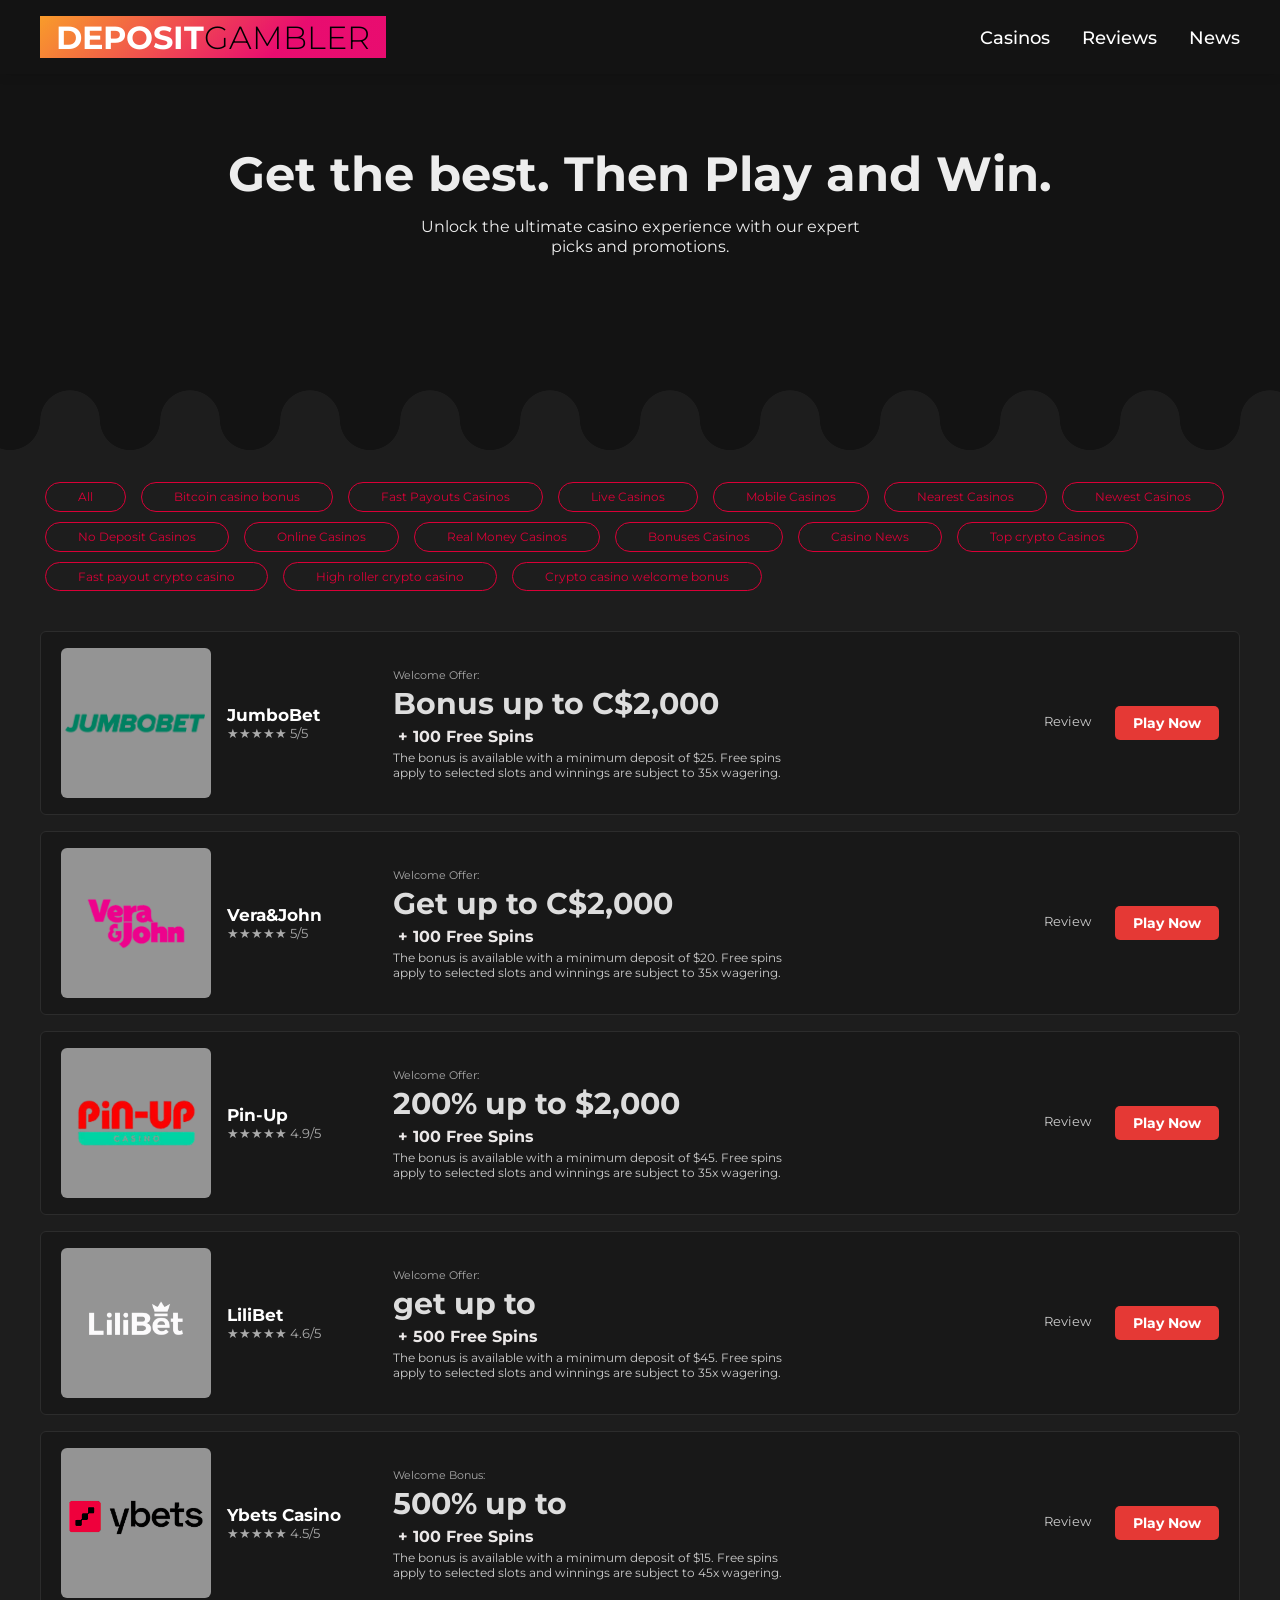
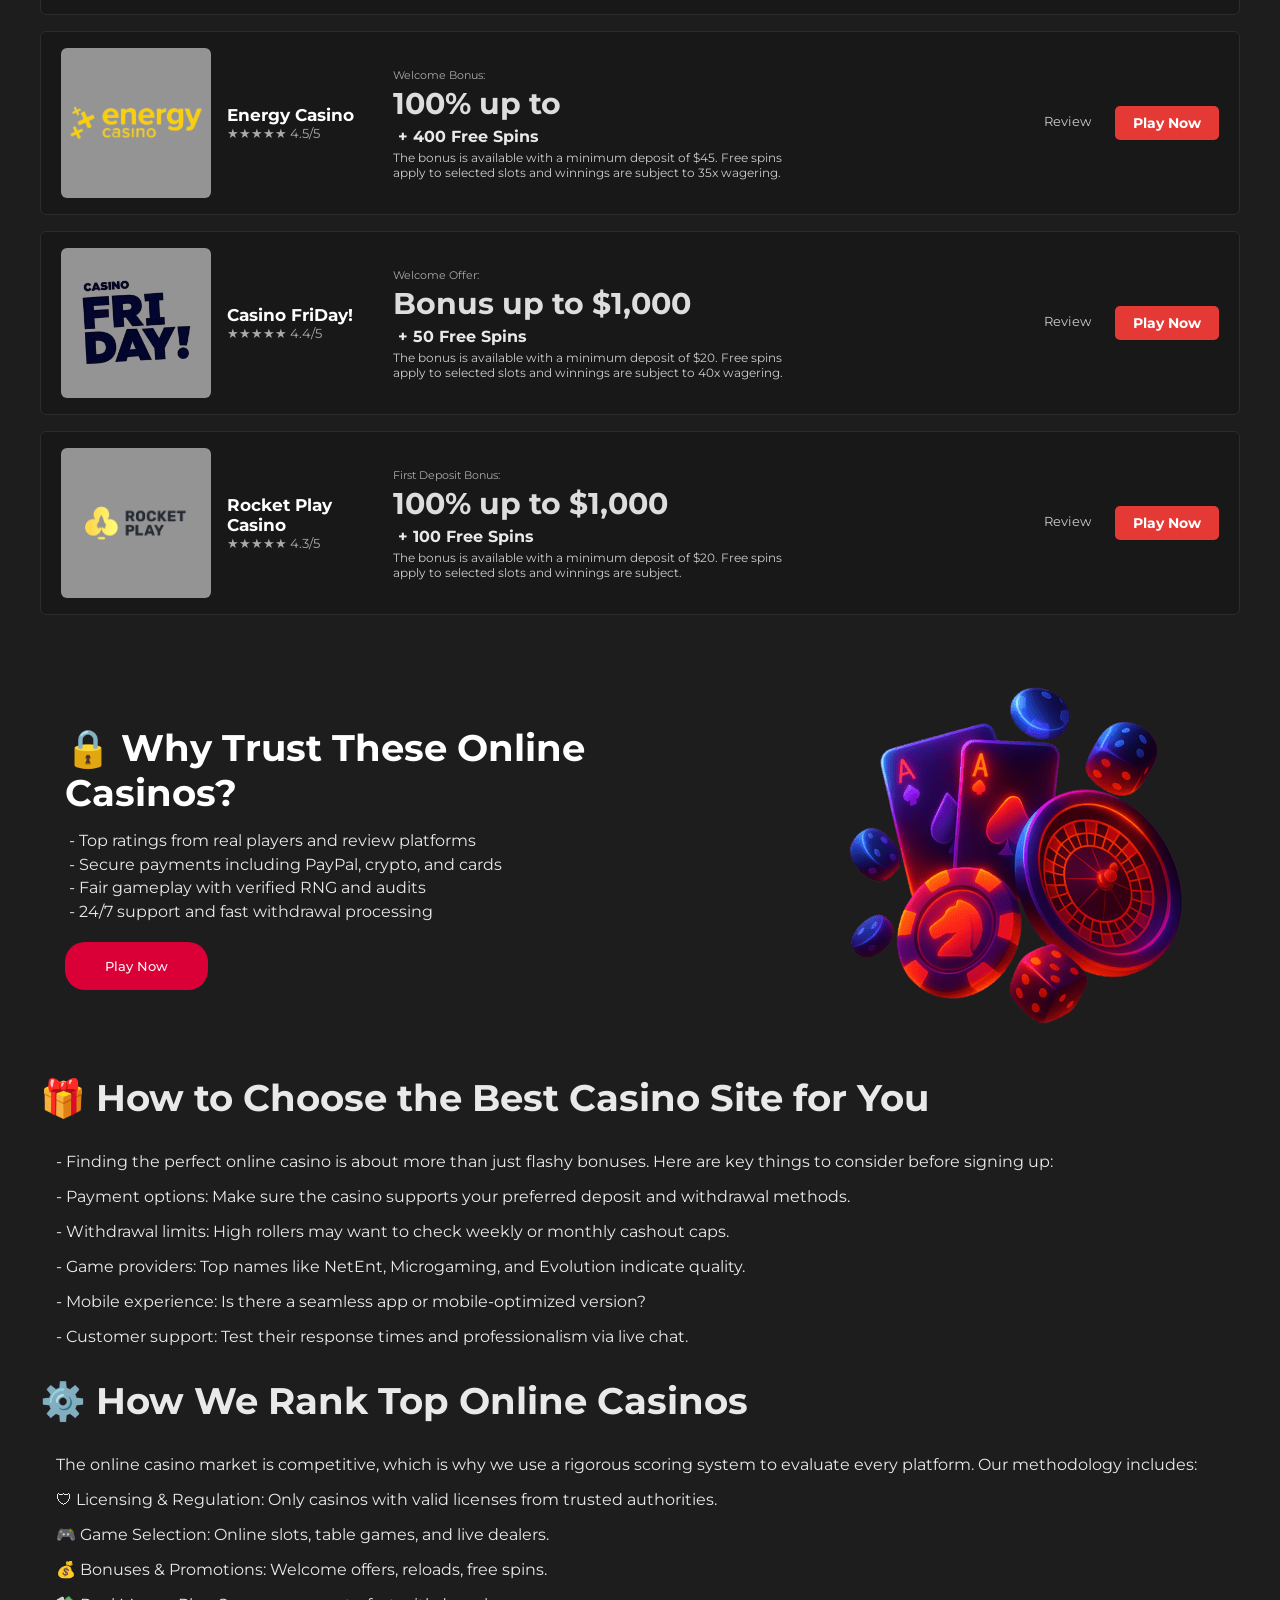
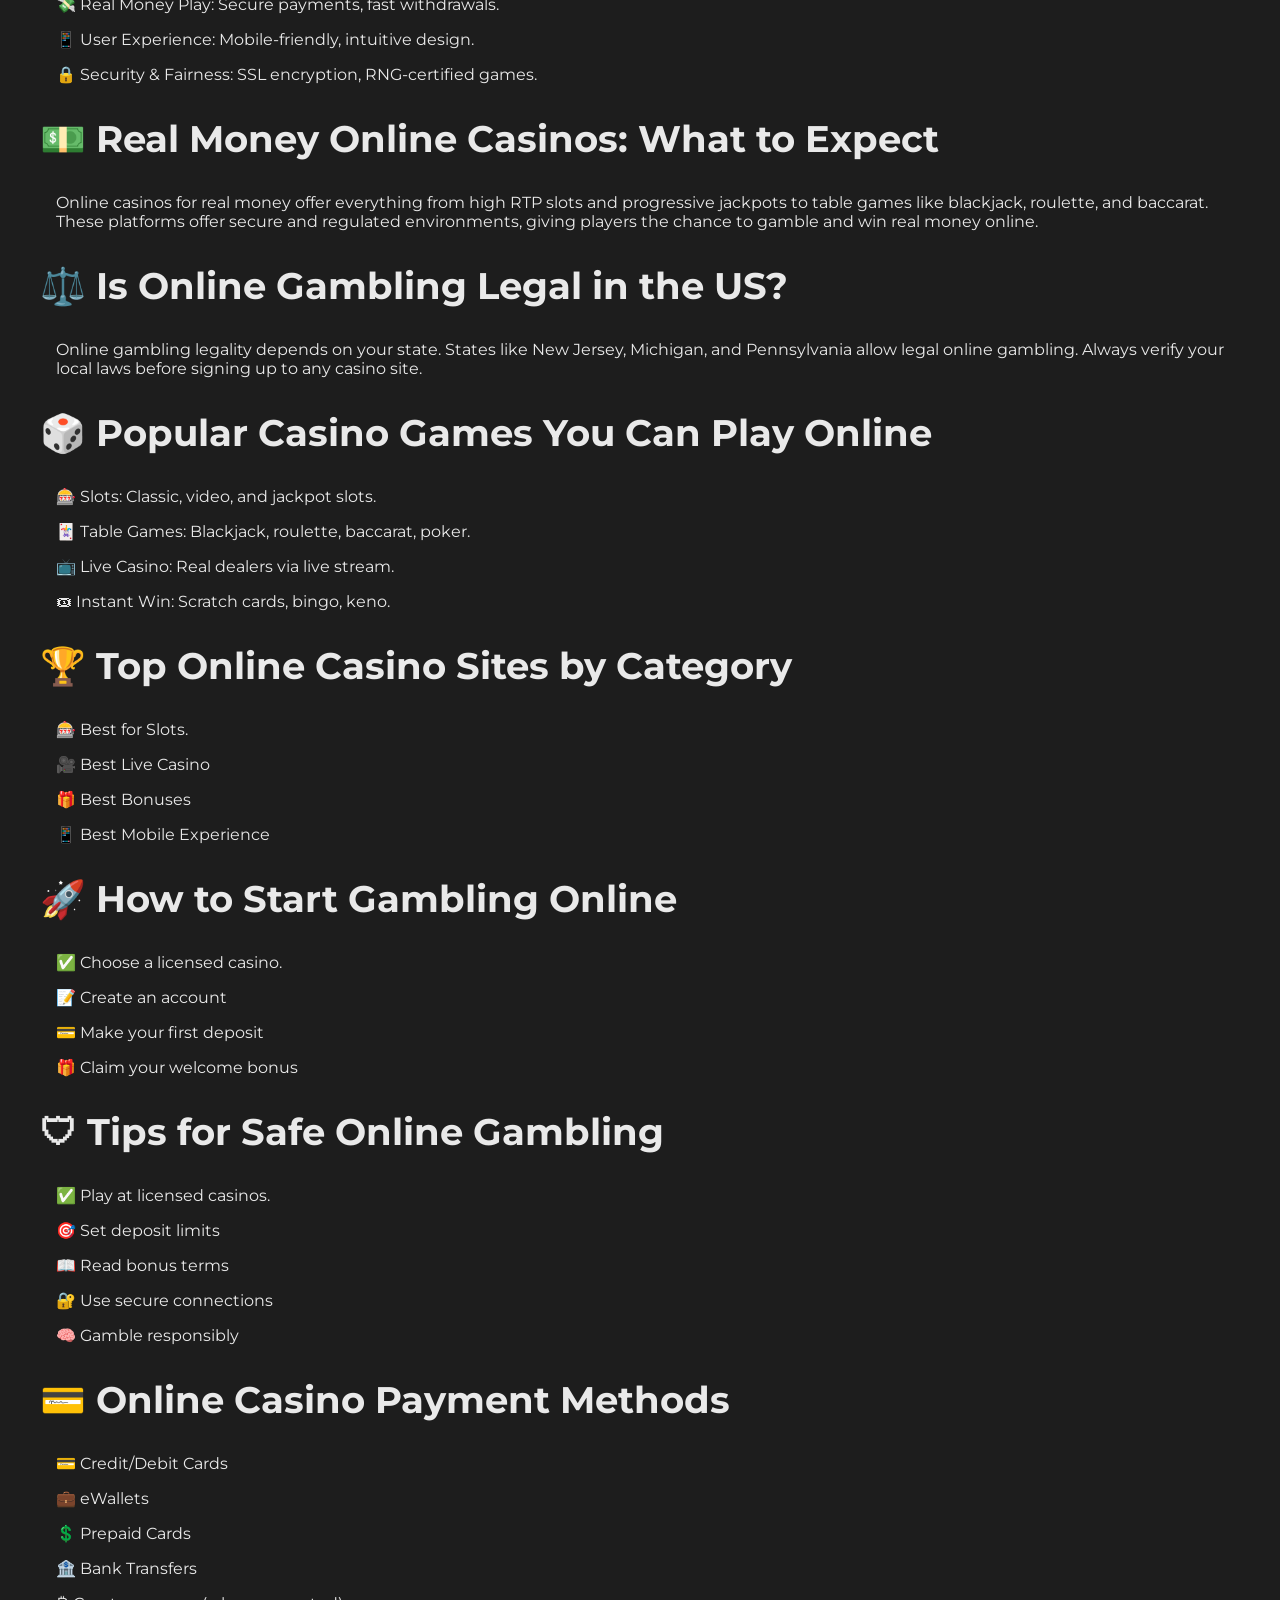
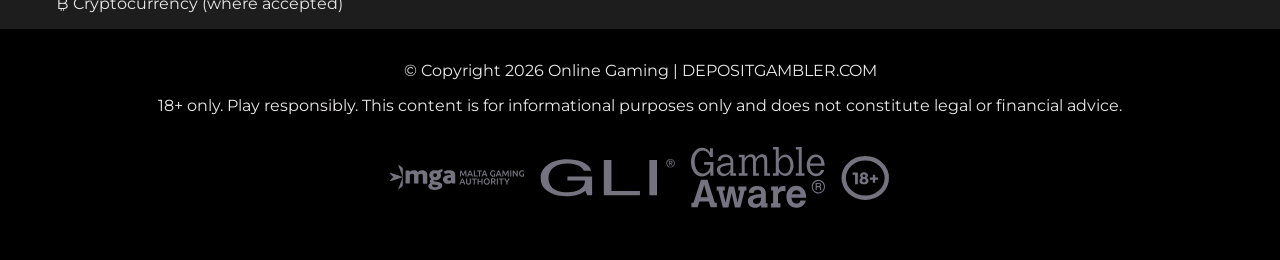
<file: index.html>
<!DOCTYPE html>
<html lang="en">
  <head>
    <!-- font -->
    <link rel="preconnect" href="https://fonts.googleapis.com" />
    <link rel="preconnect" href="https://fonts.gstatic.com" crossorigin />
    <link
      href="https://fonts.googleapis.com/css2?family=Montserrat:ital,wght@0,100..900;1,100..900&display=swap"
      rel="stylesheet"
    />
    <!-- font -->

    <meta charset="UTF-8" />
    <meta name="viewport" content="width=device-width, initial-scale=1.0" />
    <link rel="stylesheet" href="./styles.css" />
    <meta
      name="description"
      content="Discover top-rated crypto casinos in 2026 with fast payouts, no KYC options, and the best bonuses. Independent reviews, payout speed data, and provably fair guides by depositgambler."
    />
    <meta
      name="keywords"
      content="best crypto casinos, top crypto casinos, crypto casino no kyc, fast payout crypto casino, instant withdrawal crypto casino, bitcoin casino bonus, usdt casino, provably fair crypto casinos, low wagering crypto bonus, crypto gambling sites"
    />

    <title>DepositGambler</title>
  </head>
  <body>
    <!-- HERO -->
    <section class="hero-section">
      <div class="box">
        <section class="navigator">
          <div>
            <nav class="navbar">
              <div class="navbar-container">
                <a href="#" class="logo">
                  <h3>DEPOSIT<span>GAMBLER</span></h3>
                </a>

                <div class="menu-toggle" id="mobile-menu">
                  <span class="bar"></span>
                  <span class="bar"></span>
                  <span class="bar"></span>
                </div>

                <ul class="nav-menu">
                  <li class="nav-item">
                    <a href="#casino-page" class="nav-link">Casinos</a>
                  </li>
                  <li class="nav-item">
                    <a href="./reviews.html" class="nav-link">Reviews</a>
                  </li>

                  <li class="nav-item">
                    <a href="./news.html" class="nav-link">News</a>
                  </li>
                </ul>
              </div>
            </nav>
          </div>
        </section>

        <div class="hero-h1">
          <h1>Get the best. Then Play and Win.</h1>
          <p>
            Unlock the ultimate casino experience with our expert picks and
            promotions.
          </p>
        </div>
      </div>
    </section>
    <!-- HERO -->

    <section>
      <div class="tags">
        <a href="">All</a>
        <a href="">Bitcoin casino bonus</a>
        <a href="">Fast Payouts Casinos</a>
        <a href="">Live Casinos</a>
        <a href="">Mobile Casinos</a>
        <a href="">Nearest Casinos</a>
        <a href="">Newest Casinos</a>
        <a href="">No Deposit Casinos</a>
        <a href="">Online Casinos</a>
        <a href="">Real Money Casinos</a>
        <a href="">Bonuses Casinos</a>
        <a href="">Casino News</a>
        <a href="">Top crypto Casinos</a>
        <a href="">Fast payout crypto casino</a>
        <a href="">High roller crypto casino</a>
        <a href="">Crypto casino welcome bonus</a>
      </div>
    </section>

    <div id="casino-page" class="casino-list">

      <!-- Card 1 -->
      <div class="casino-card">
        <div class="casino-left">
          <div class="img-cont">
            <img
              src="./jumbobet-logo.png"
              alt="MyBookie"
              class="casino-logo"
              style="width: 150px; transform: scale(1.1)"
            />
          </div>
        </div>
        <div class="casino-midle">
          <div class="casino-text">
            <h3>JumboBet</h3>
            <p class="rating">★★★★★ 5/5</p>
          </div>
          <div class="casino-text">
            <p class="offer"><small>Welcome Offer:</small></p>
            <p class="bonus">Bonus up to C$2,000</p>
            <p class="freespins">+ 100 Free Spins</p>
            <p class="casino-wag">
              The bonus is available with a minimum deposit of $25. Free spins
              apply to selected slots and winnings are subject to 35x wagering.
            </p>
          </div>
        </div>

        <div class="casino-right">
          <a href="https://tinyurl.com/infiaff?bid=201&lid=289&aid=SRS3EXx8r&cid=9964" class="review-btn">Review</a>
          <a href="https://tinyurl.com/infiaff?bid=201&lid=289&aid=SRS3EXx8r&cid=9964" class="play-btn">Play Now</a>
        </div>
      </div>

      <!-- Card 1.2 -->
      <div class="casino-card">
        <div class="casino-left">
          <div class="img-cont">
            <img
              src="./verajohn-logo.png"
              alt="MyBookie"
              class="casino-logo"
              style="width: 150px; transform: scale(1.3)"
            />
          </div>
        </div>
        <div class="casino-midle">
          <div class="casino-text">
            <h3>Vera&John</h3>
            <p class="rating">★★★★★ 5/5</p>
          </div>
          <div class="casino-text">
            <p class="offer"><small>Welcome Offer:</small></p>
            <p class="bonus">Get up to C$2,000</p>
            <p class="freespins">+ 100 Free Spins</p>
            <p class="casino-wag">
              The bonus is available with a minimum deposit of $20. Free spins
              apply to selected slots and winnings are subject to 35x wagering.
            </p>
          </div>
        </div>

        <div class="casino-right">
          <a href="https://tinyurl.com/infiaff?bid=69&lid=276&aid=SRS3EXx8r&cid=9964" class="review-btn">Review</a>
          <a href="https://tinyurl.com/infiaff?bid=69&lid=276&aid=SRS3EXx8r&cid=9964" class="play-btn">Play Now</a>
        </div>
      </div>
      <!-- Card 1.3 -->
      <div class="casino-card">
        <div class="casino-left">
          <div class="img-cont">
            <img
              src="./pinupcasino.png"
              alt="MyBookie"
              class="casino-logo"
              style="width: 150px; transform: scale(1.3)"
            />
          </div>
        </div>
        <div class="casino-midle">
          <div class="casino-text">
            <h3>Pin-Up</h3>
            <p class="rating">★★★★★ 4.9/5</p>
          </div>
          <div class="casino-text">
            <p class="offer"><small>Welcome Offer:</small></p>
            <p class="bonus">200% up to $2,000</p>
            <p class="freespins">+ 100 Free Spins</p>
            <p class="casino-wag">
              The bonus is available with a minimum deposit of $45. Free spins
              apply to selected slots and winnings are subject to 35x wagering.
            </p>
          </div>
        </div>

        <div class="casino-right">
          <a href="./reviews.html" class="review-btn">Review</a>
          <a href="https://pin-up.world/en-ca" class="play-btn">Play Now</a>
        </div>
      </div>

      <!-- Card 2 -->

      <div class="casino-card">
        <div class="casino-left">
          <div class="img-cont">
            <img
              src="./LiliBet.webp"
              alt="MyBookie"
              class="casino-logo"
              style="width: 150px"
            />
          </div>
        </div>
        <div class="casino-midle">
          <div class="casino-text">
            <h3>LiliBet</h3>
            <p class="rating">★★★★★ 4.6/5</p>
          </div>
          <div class="casino-text">
            <p class="offer"><small>Welcome Offer:</small></p>
            <p class="bonus">get up to</p>
            <p class="freespins">+ 500 Free Spins</p>
            <p class="casino-wag">
              The bonus is available with a minimum deposit of $45. Free spins
              apply to selected slots and winnings are subject to 35x wagering.
            </p>
          </div>
        </div>

        <div class="casino-right">
          <a href="./reviews.html" class="review-btn">Review</a>
          <a href="https://lilibet.com/en/promotions" class="play-btn"
            >Play Now</a
          >
        </div>
      </div>

      <!-- CARD 3  -->
      <div class="casino-card">
        <div class="casino-left">
          <div class="img-cont">
            <img
              src="./Ybets-Casino-logo-banner.png"
              alt="MyBookie"
              class="casino-logo"
              style="width: 150px"
            />
          </div>
        </div>
        <div class="casino-midle">
          <div class="casino-text">
            <h3>Ybets Casino</h3>
            <p class="rating">★★★★★ 4.5/5</p>
          </div>
          <div class="casino-text">
            <p class="offer"><small>Welcome Bonus:</small></p>
            <p class="bonus">500% up to</p>
            <p class="freespins">+ 100 Free Spins</p>
            <p class="casino-wag">
              The bonus is available with a minimum deposit of $15. Free spins
              apply to selected slots and winnings are subject to 45x wagering.
            </p>
          </div>
        </div>

        <div class="casino-right">
          <a href="./reviews.html" class="review-btn">Review</a>
          <a href="https://ybets.net/" class="play-btn">Play Now</a>
        </div>
      </div>

      <!-- CARD 4  -->
      <div class="casino-card">
        <div class="casino-left">
          <div class="img-cont">
            <img
              src="./energy-casino-logo-removebg-preview.png"
              alt="MyBookie"
              class="casino-logo"
              style="width: 150px"
            />
          </div>
        </div>
        <div class="casino-midle">
          <div class="casino-text">
            <h3>Energy Casino</h3>
            <p class="rating">★★★★★ 4.5/5</p>
          </div>
          <div class="casino-text">
            <p class="offer"><small>Welcome Bonus:</small></p>
            <p class="bonus">100% up to</p>
            <p class="freespins">+ 400 Free Spins</p>
            <p class="casino-wag">
              The bonus is available with a minimum deposit of $45. Free spins
              apply to selected slots and winnings are subject to 35x wagering.
            </p>
          </div>
        </div>

        <div class="casino-right">
          <a href="./reviews.html" class="review-btn">Review</a>
          <a href="https://energycasino.com/en/" class="play-btn">Play Now</a>
        </div>
      </div>

      <!-- CARD 5 -->
      <div class="casino-card">
        <div class="casino-left">
          <div class="img-cont">
            <img
              src="./friday-casino-removebg-preview.png"
              alt="MyBookie"
              class="casino-logo"
              style="width: 150px"
            />
          </div>
        </div>
        <div class="casino-midle">
          <div class="casino-text">
            <h3>Casino FriDay!</h3>
            <p class="rating">★★★★★ 4.4/5</p>
          </div>
          <div class="casino-text">
            <p class="offer"><small>Welcome Offer:</small></p>
            <p class="bonus">Bonus up to $1,000</p>
            <p class="freespins">+ 50 Free Spins</p>
            <p class="casino-wag">
              The bonus is available with a minimum deposit of $20. Free spins
              apply to selected slots and winnings are subject to 40x wagering.
            </p>
          </div>
        </div>

        <div class="casino-right">
          <a href="./reviews.html" class="review-btn">Review</a>
          <a href="https://www.casinofriday.com/en-ca/casino" class="play-btn"
            >Play Now</a
          >
        </div>
      </div>

      <!-- CARD 6 -->
      <div class="casino-card">
        <div class="casino-left">
          <div class="img-cont">
            <img
              src="./rocket-play-casino.png"
              alt="MyBookie"
              class="casino-logo"
              style="width: 150px"
            />
          </div>
        </div>
        <div class="casino-midle">
          <div class="casino-text">
            <h3>Rocket Play Casino</h3>
            <p class="rating">★★★★★ 4.3/5</p>
          </div>
          <div class="casino-text">
            <p class="offer"><small>First Deposit Bonus:</small></p>
            <p class="bonus">100% up to $1,000</p>
            <p class="freespins">+ 100 Free Spins</p>
            <p class="casino-wag">
              The bonus is available with a minimum deposit of $20. Free spins
              apply to selected slots and winnings are subject.
            </p>
          </div>
        </div>

        <div class="casino-right">
          <a href="./reviews.html" class="review-btn">Review</a>
          <a href="https://rocketplay.com/" class="play-btn">Play Now</a>
        </div>
      </div>

      <!-- CARD 2 ends -->
      <!-- <div class="casino-card">
        <div class="casino-left">
          <div class="img-cont">
            <img
              src="./lg-casino-extreme-logo.webp"
              alt="MyBookie"
              class="casino-logo"
              style="width: 150px"
            />
          </div>
        </div>
        <div class="casino-midle">
          <div class="casino-text">
            <h3>Extreme Casino</h3>
            <p class="rating">★★★★★ 4.9/5</p>
          </div>
          <div class="casino-text">
            <p class="offer"><small>Welcome Offer:</small></p>
            <p class="bonus">200% up to $2,000</p>
            <p class="freespins">+ 100 Free Spins</p>
            <p class="casino-wag">
              The bonus is available with a minimum deposit of $45. Free spins
              apply to selected slots and winnings are subject to 35x wagering.
            </p>
          </div>
        </div>

        <div class="casino-right">
          <a href="#" class="review-btn">Review</a>
          <a href="#" class="play-btn">Play Now</a>
        </div>
      </div> -->

      <!-- CARD 2 ends -->
      <!-- <div class="casino-card">
        <div class="casino-left">
          <div class="img-cont">
            <img
              src="./lg-casino-extreme-logo.webp"
              alt="MyBookie"
              class="casino-logo"
              style="width: 150px"
            />
          </div>
        </div>
        <div class="casino-midle">
          <div class="casino-text">
            <h3>Extreme Casino</h3>
            <p class="rating">★★★★★ 4.9/5</p>
          </div>
          <div class="casino-text">
            <p class="offer"><small>Welcome Offer:</small></p>
            <p class="bonus">200% up to $2,000</p>
            <p class="freespins">+ 100 Free Spins</p>
            <p class="casino-wag">
              The bonus is available with a minimum deposit of $45. Free spins
              apply to selected slots and winnings are subject to 35x wagering.
            </p>
          </div>
        </div>

        <div class="casino-right">
          <a href="#" class="review-btn">Review</a>
          <a href="#" class="play-btn">Play Now</a>
        </div>
      </div> -->

      <!-- CARD 2 ends -->
    </div>

    <section>
      <div class="security">
        <div class="security-left">
          <h2>🔒 Why Trust These Online Casinos?</h2>
          <p>- Top ratings from real players and review platforms</p>
          <p>- Secure payments including PayPal, crypto, and cards</p>
          <p>- Fair gameplay with verified RNG and audits</p>
          <p>- 24/7 support and fast withdrawal processing</p>
          <button>Play Now</button>
        </div>
        <div>
          <img src="./security-casino.webp" alt="" />
        </div>
      </div>
    </section>

    <section>
      <div class="info-box">
        <div>
          <h2>🎁 How to Choose the Best Casino Site for You</h2>
          <p>
            - Finding the perfect online casino is about more than just flashy
            bonuses. Here are key things to consider before signing up:
          </p>
          <p>
            - Payment options: Make sure the casino supports your preferred
            deposit and withdrawal methods.
          </p>
          <p>
            - Withdrawal limits: High rollers may want to check weekly or
            monthly cashout caps.
          </p>
          <p>
            - Game providers: Top names like NetEnt, Microgaming, and Evolution
            indicate quality.
          </p>
          <p>
            - Mobile experience: Is there a seamless app or mobile-optimized
            version?
          </p>
          <p>
            - Customer support: Test their response times and professionalism
            via live chat.
          </p>
        </div>

        <div>
          <h2>⚙️ How We Rank Top Online Casinos</h2>
          <p>
            The online casino market is competitive, which is why we use a
            rigorous scoring system to evaluate every platform. Our methodology
            includes:
          </p>
          <p>
            🛡 Licensing & Regulation: Only casinos with valid licenses from
            trusted authorities.
          </p>
          <p>🎮 Game Selection: Online slots, table games, and live dealers.</p>
          <p>💰 Bonuses & Promotions: Welcome offers, reloads, free spins.</p>
          <p>💸 Real Money Play: Secure payments, fast withdrawals.</p>
          <p>📱 User Experience: Mobile-friendly, intuitive design.</p>
          <p>🔒 Security & Fairness: SSL encryption, RNG-certified games.</p>
        </div>

        <div>
          <h2>💵 Real Money Online Casinos: What to Expect</h2>
          <p>
            Online casinos for real money offer everything from high RTP slots
            and progressive jackpots to table games like blackjack, roulette,
            and baccarat. These platforms offer secure and regulated
            environments, giving players the chance to gamble and win real money
            online.
          </p>
        </div>

        <div>
          <h2>⚖️ Is Online Gambling Legal in the US?</h2>
          <p>
            Online gambling legality depends on your state. States like New
            Jersey, Michigan, and Pennsylvania allow legal online gambling.
            Always verify your local laws before signing up to any casino site.
          </p>
        </div>

        <div>
          <h2>🎲 Popular Casino Games You Can Play Online</h2>
          <p>🎰 Slots: Classic, video, and jackpot slots.</p>
          <p>🃏 Table Games: Blackjack, roulette, baccarat, poker.</p>
          <p>📺 Live Casino: Real dealers via live stream.</p>
          <p>🎟 Instant Win: Scratch cards, bingo, keno.</p>
        </div>
        <div>
          <h2>🏆 Top Online Casino Sites by Category</h2>
          <p>🎰 Best for Slots.</p>
          <p>🎥 Best Live Casino</p>
          <p>🎁 Best Bonuses</p>
          <p>📱 Best Mobile Experience</p>
        </div>
        <div>
          <h2>🚀 How to Start Gambling Online</h2>
          <p>✅ Choose a licensed casino.</p>
          <p>📝 Create an account</p>
          <p>💳 Make your first deposit</p>
          <p>🎁 Claim your welcome bonus</p>
        </div>
        <div>
          <h2>🛡 Tips for Safe Online Gambling</h2>
          <p>✅ Play at licensed casinos.</p>
          <p>🎯 Set deposit limits</p>
          <p>📖 Read bonus terms</p>
          <p>🔐 Use secure connections</p>
          <p>🧠 Gamble responsibly</p>
        </div>
        <div>
          <h2>💳 Online Casino Payment Methods</h2>
          <p>💳 Credit/Debit Cards</p>
          <p>💼 eWallets</p>
          <p>💲 Prepaid Cards</p>
          <p>🏦 Bank Transfers</p>
          <p>₿ Cryptocurrency (where accepted)</p>
        </div>
      </div>
    </section>

    <!-- <section>
      <div class="grid-countainer1">
        <div>
          <h4>Online Casinos</h4>
          <img src="" alt="" />
          <p>
            Browse our extensive online casino library boasting over 1,000
            online casinos, read our expertly written casino reviews, and make
            an informed choice.
          </p>
        </div>
        <div>
          <h4>Games & Bonuses</h4>
          <img src="" alt="" />
          <p>
            Our database features a comprehensive collection of online casino
            games, including over 9,000 online slots. Additionally, if you are
            looking to upgrade your gaming experience, peruse our featured
            casino bonuses and pick a promotion that suits your needs best.
          </p>
        </div>
      </div>

      <h2>Hottest News from DepositGambler</h2>

      <div class="grid-countainer2">
        <div>
          <img src="" alt="" />
          <small>Deposit Gamblers</small>
          <h5>GAmes uttt</h5>
        </div>
        <div></div>
        <div></div>
      </div>
    </section> -->

    <footer>
      <p>© Copyright 2026 Online Gaming | DEPOSITGAMBLER.COM</p>
      <p>
        18+ only. Play responsibly. This content is for informational purposes
        only and does not constitute legal or financial advice.
      </p>
      <!-- tyuewir -->
      <div class="footer-img">
        <div><img src="./logo--mga.4d8ee91a.svg" alt="" /></div>
        <div><img src="./logo--gli.b0bbc274.svg" alt="" /></div>
        <div><img src="./logo--be-gamble-aware.99b68acf.svg" alt="" /></div>
        <div>
          <img src="./logo--18-plus.3004b75d.svg" style="width: 50px" alt="" />
        </div>
      </div>
    </footer>
  </body>
</html>
</file>
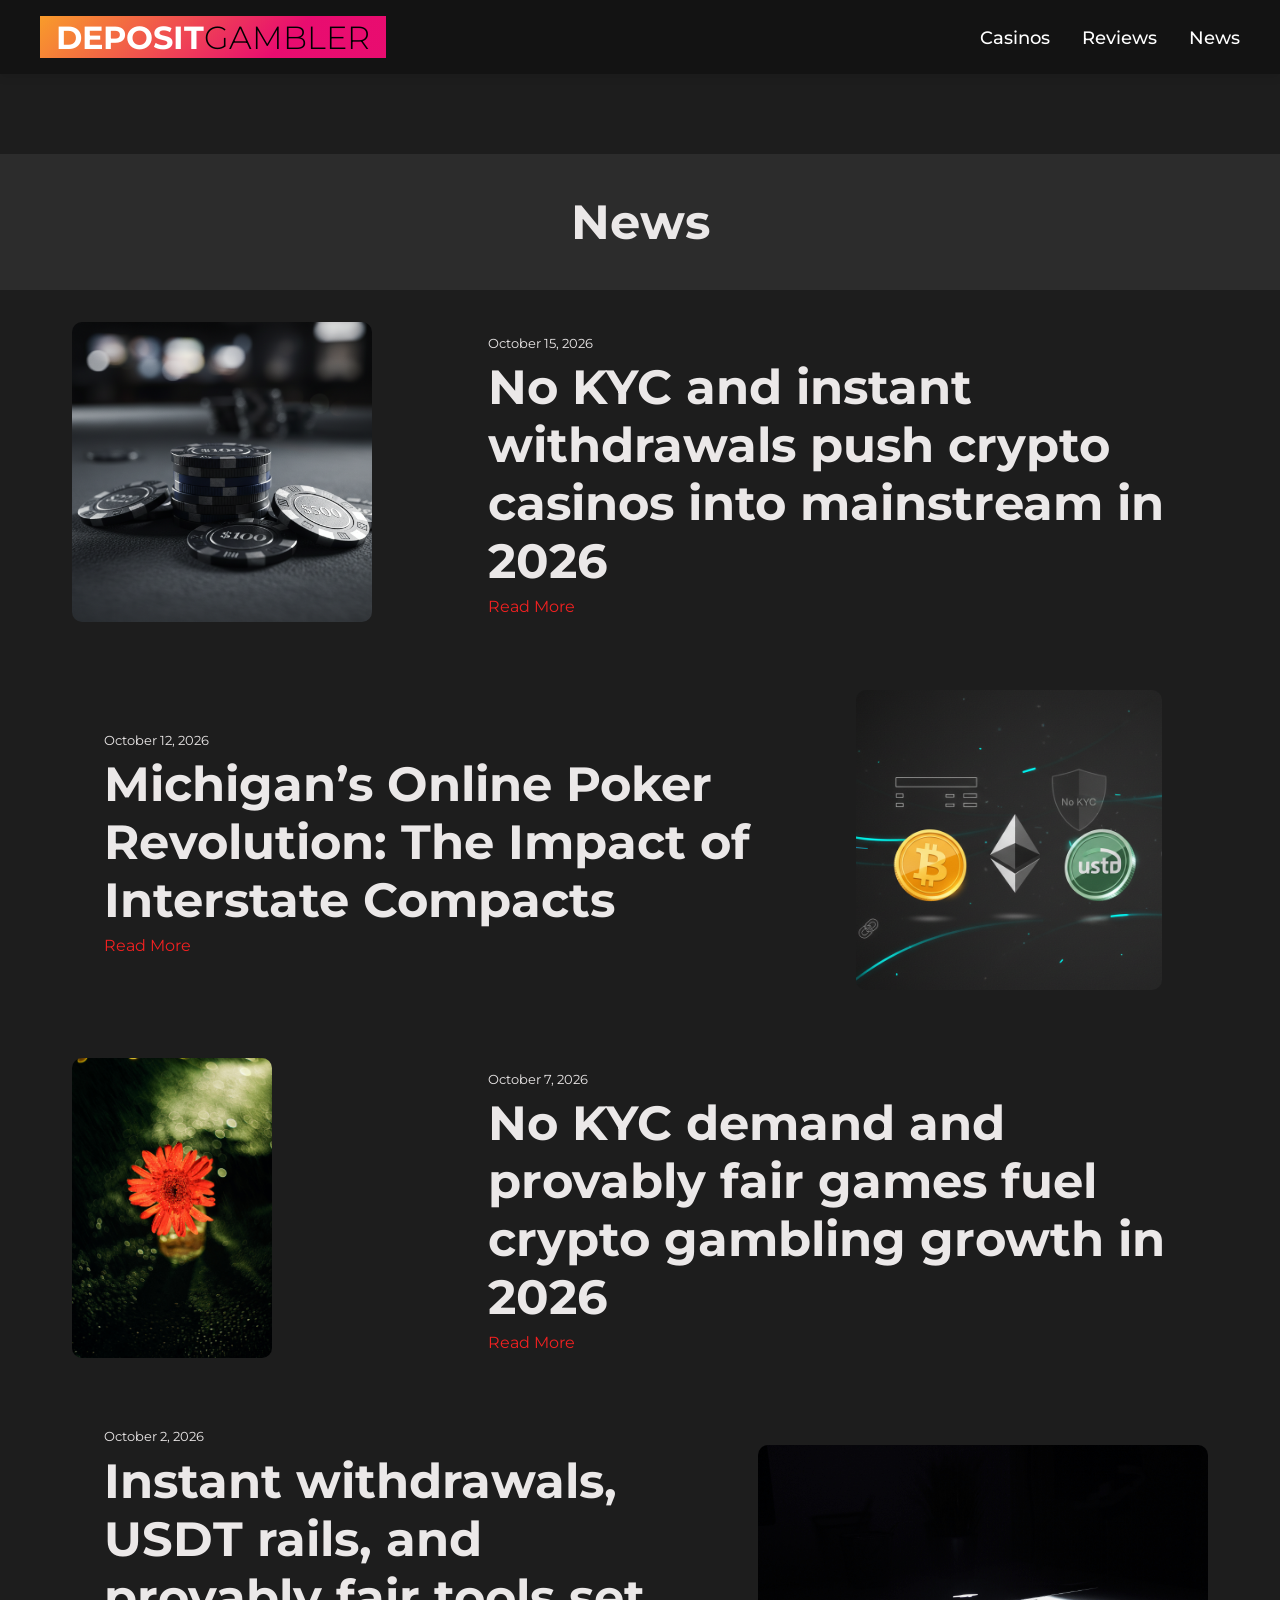
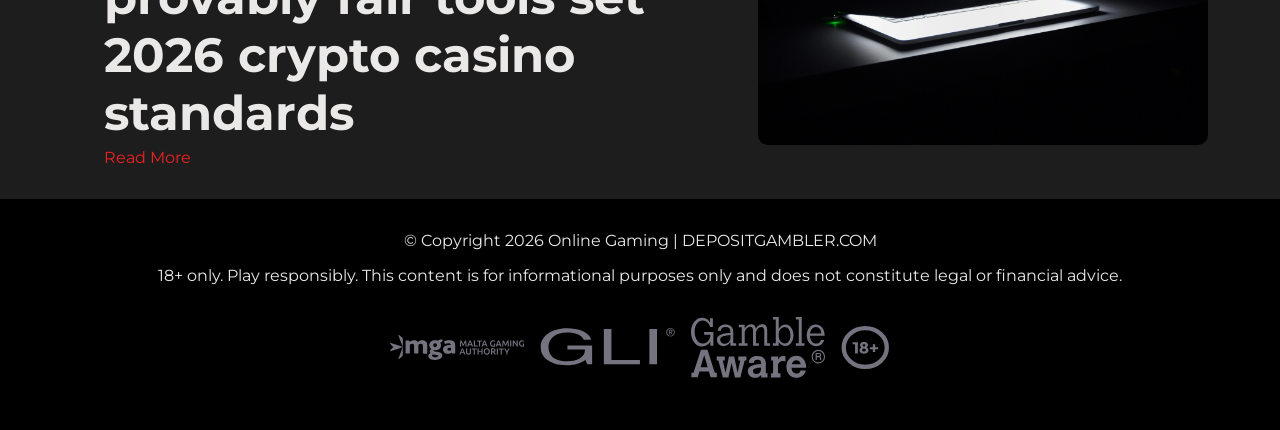
<file: news.html>
<!DOCTYPE html>
<html lang="en">
  <head>
    <!-- font -->
    <link rel="preconnect" href="https://fonts.googleapis.com" />
    <link rel="preconnect" href="https://fonts.gstatic.com" crossorigin />
    <link
      href="https://fonts.googleapis.com/css2?family=Montserrat:ital,wght@0,100..900;1,100..900&display=swap"
      rel="stylesheet"
    />
    <!-- font -->
     <meta name="description" content="Our independently researched list of the best crypto casinos in 2026. Compare payout speeds, no KYC options, bonuses, and fairness. Updated regularly by depositgambler." />
    
    <meta name="keywords" content="best crypto casinos 2026, top crypto casinos, fast payout crypto casino, instant withdrawal crypto casino, bitcoin casino, usdt casino, eth casino, crypto casino reviews, trusted crypto casinos" /> <meta charset="UTF-8" />
    <meta name="viewport" content="width=device-width, initial-scale=1.0" />
    <link rel="stylesheet" href="./styles.css" />
    <link rel="stylesheet" href="./review.css" />
    <link rel="stylesheet" href="./news.css" />
    <title>Deposit Gambler Review</title>
  </head>
  <body>
    <!-- HERO -->
    <section class="hero-section">
      <div class="">
        <section class="navigator">
          <div>
            <nav class="navbar">
              <div class="navbar-container">
                <a href="./index.html" class="logo">
                  <h3>DEPOSIT<span>GAMBLER</span></h3>
                </a>

                <div class="menu-toggle" id="mobile-menu">
                  <span class="bar"></span>
                  <span class="bar"></span>
                  <span class="bar"></span>
                </div>

                <ul class="nav-menu">
                  <li class="nav-item">
                    <a href="./index.html" class="nav-link">Casinos</a>
                  </li>
                  <li class="nav-item">
                    <a href="./reviews.html" class="nav-link">Reviews</a>
                  </li>
                  
                  <li class="nav-item">
                    <a href="./news.html" class="nav-link">News</a>
                  </li>
                </ul>
              </div>
            </nav>
          </div>
        </section>

        <div class="hero-h1 news">
          <h1 >News</h1>
        </div>
      </div>
    </section>

    <section>
      <div class="news-container">
         <div class="news-image">
            <img src="./download.png" alt="">
         </div>
         <div class="news-content">
            <small>October 15, 2026</small>
            <h3>
              No KYC and instant withdrawals push crypto casinos into mainstream in 2026            </h3>
            <a href="./news1.html">Read More</a>
         </div>
      </div>
      <div class="news-container news-reverse">
         <div class="news-image">
            <img src="./cryptoimg (2).png" alt="">
         </div>
         <div class="news-content">
            <small>October 12, 2026</small>
            <h3>
               Michigan’s Online Poker Revolution: The Impact of Interstate Compacts
            </h3>
            <a href="./news2.html">Read More</a>
         </div>
      </div>
      <div class="news-container">
         <div class="news-image">
            <img src="./pexels-dang-vu-hai-683750211-27413338.jpg" alt="">
         </div>
         <div class="news-content">
            <small>October 7, 2026</small>
            <h3>
          No KYC demand and provably fair games fuel crypto gambling growth in 2026
            </h3>
            <a href="./news3.html">Read More</a>
         </div>
      </div>
      <div class="news-container news-reverse">
         <div class="news-image">
            <img src="./pexels-danbuilds-633409.jpg" alt="">
         </div>
         <div class="news-content">
            <small>October 2, 2026</small>
            <h3>
Instant withdrawals, USDT rails, and provably fair tools set 2026 crypto casino standards            </h3>
            <a href="./news4.html">Read More</a>
         </div>
      </div>
    </section>
      
    </section>
  </body>

  <footer>
      <p>© Copyright 2026 Online Gaming | DEPOSITGAMBLER.COM</p>
      <p>
        18+ only. Play responsibly. This content is for informational purposes
        only and does not constitute legal or financial advice.
      </p>
      <!-- tyuewir -->
      <div class="footer-img">
        <div><img src="./logo--mga.4d8ee91a.svg" alt="" /></div>
        <div><img src="./logo--gli.b0bbc274.svg" alt="" /></div>
        <div><img src="./logo--be-gamble-aware.99b68acf.svg" alt="" /></div>
        <div>
          <img src="./logo--18-plus.3004b75d.svg" style="width: 50px" alt="" />
        </div>
      </div>
    </footer>
</html>
</file>
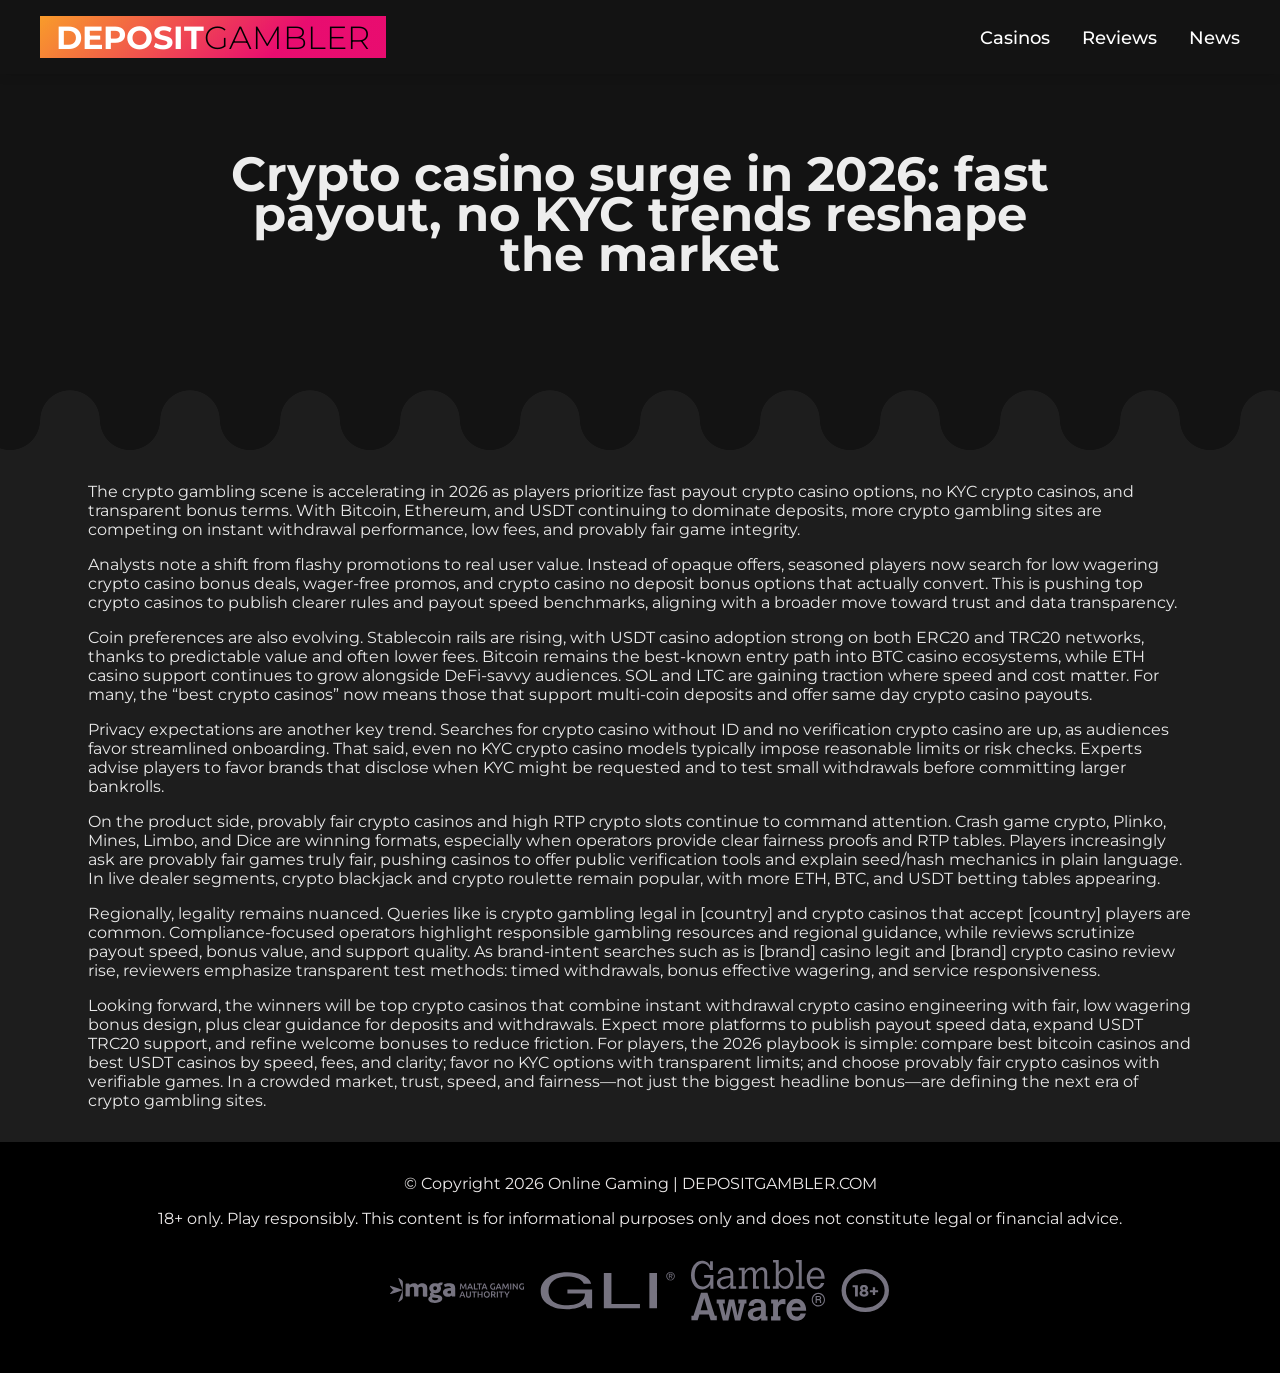
<file: news1.html>
<!DOCTYPE html>
<html lang="en">
  <head>
    <meta charset="UTF-8" />
    <meta name="viewport" content="width=device-width, initial-scale=1.0" />
    <head>
      <!-- font -->
      <link rel="preconnect" href="https://fonts.googleapis.com" />
      <link rel="preconnect" href="https://fonts.gstatic.com" crossorigin />
      <link
        href="https://fonts.googleapis.com/css2?family=Montserrat:ital,wght@0,100..900;1,100..900&display=swap"
        rel="stylesheet"
      />
      <!-- font -->
      <meta charset="UTF-8" />
      <meta name="viewport" content="width=device-width, initial-scale=1.0" />
      <link rel="stylesheet" href="./styles.css" />
      <link rel="stylesheet" href="./review.css" />
      <link rel="stylesheet" href="./news.css" />
      <title>Deposit Gambler Review</title>
    </head>
  </head>
  <body>

<section class="hero-section">
      <div class="box">
        <section class="navigator">
          <div>
            <nav class="navbar">
              <div class="navbar-container">
                <a href="#" class="logo">
                  <h3>DEPOSIT<span>GAMBLER</span></h3>
                </a>

                <div class="menu-toggle" id="mobile-menu">
                  <span class="bar"></span>
                  <span class="bar"></span>
                  <span class="bar"></span>
                </div>

                <ul class="nav-menu">
                  <li class="nav-item">
                    <a href="#casino-page" class="nav-link">Casinos</a>
                  </li>
                  <li class="nav-item">
                    <a href="./reviews.html" class="nav-link">Reviews</a>
                  </li>

                  <li class="nav-item">
                    <a href="./news.html" class="nav-link">News</a>
                  </li>
                </ul>
              </div>
            </nav>
          </div>
          <div class="hero-h1">
          <h1 style="margin: 0 auto; padding: 0 2rem; max-width: 900px;">
          Crypto casino surge in 2026: fast payout, no KYC trends reshape the
          market
        </h1>
          
        </div>
      </div>
        </section>
  </section>

    <section class="info-box" style="padding: 1rem 2rem;">
      <div>
        
        <p>
          The crypto gambling scene is accelerating in 2026 as players
          prioritize fast payout crypto casino options, no KYC crypto casinos,
          and transparent bonus terms. With Bitcoin, Ethereum, and USDT
          continuing to dominate deposits, more crypto gambling sites are
          competing on instant withdrawal performance, low fees, and provably
          fair game integrity.
        </p>
        <p>
          Analysts note a shift from flashy promotions to real user value.
          Instead of opaque offers, seasoned players now search for low wagering
          crypto casino bonus deals, wager-free promos, and crypto casino no
          deposit bonus options that actually convert. This is pushing top
          crypto casinos to publish clearer rules and payout speed benchmarks,
          aligning with a broader move toward trust and data transparency.
        </p>
        <p>
          Coin preferences are also evolving. Stablecoin rails are rising, with
          USDT casino adoption strong on both ERC20 and TRC20 networks, thanks
          to predictable value and often lower fees. Bitcoin remains the
          best-known entry path into BTC casino ecosystems, while ETH casino
          support continues to grow alongside DeFi-savvy audiences. SOL and LTC
          are gaining traction where speed and cost matter. For many, the “best
          crypto casinos” now means those that support multi-coin deposits and
          offer same day crypto casino payouts.
        </p>
        <p>
          Privacy expectations are another key trend. Searches for crypto casino
          without ID and no verification crypto casino are up, as audiences
          favor streamlined onboarding. That said, even no KYC crypto casino
          models typically impose reasonable limits or risk checks. Experts
          advise players to favor brands that disclose when KYC might be
          requested and to test small withdrawals before committing larger
          bankrolls.
        </p>
        <p>
          On the product side, provably fair crypto casinos and high RTP crypto
          slots continue to command attention. Crash game crypto, Plinko, Mines,
          Limbo, and Dice are winning formats, especially when operators provide
          clear fairness proofs and RTP tables. Players increasingly ask are
          provably fair games truly fair, pushing casinos to offer public
          verification tools and explain seed/hash mechanics in plain language.
          In live dealer segments, crypto blackjack and crypto roulette remain
          popular, with more ETH, BTC, and USDT betting tables appearing.
        </p>
        <p>
          Regionally, legality remains nuanced. Queries like is crypto gambling
          legal in [country] and crypto casinos that accept [country] players
          are common. Compliance-focused operators highlight responsible
          gambling resources and regional guidance, while reviews scrutinize
          payout speed, bonus value, and support quality. As brand-intent
          searches such as is [brand] casino legit and [brand] crypto casino
          review rise, reviewers emphasize transparent test methods: timed
          withdrawals, bonus effective wagering, and service responsiveness.
        </p>
        <p>
          Looking forward, the winners will be top crypto casinos that combine
          instant withdrawal crypto casino engineering with fair, low wagering
          bonus design, plus clear guidance for deposits and withdrawals. Expect
          more platforms to publish payout speed data, expand USDT TRC20
          support, and refine welcome bonuses to reduce friction. For players,
          the 2026 playbook is simple: compare best bitcoin casinos and best
          USDT casinos by speed, fees, and clarity; favor no KYC options with
          transparent limits; and choose provably fair crypto casinos with
          verifiable games. In a crowded market, trust, speed, and fairness—not
          just the biggest headline bonus—are defining the next era of crypto
          gambling sites.
        </p>
      </div>
    </section>
  </body>
  <footer>
      <p>© Copyright 2026 Online Gaming | DEPOSITGAMBLER.COM</p>
      <p>
        18+ only. Play responsibly. This content is for informational purposes
        only and does not constitute legal or financial advice.
      </p>
      <!-- tyuewir -->
      <div class="footer-img">
        <div><img src="./logo--mga.4d8ee91a.svg" alt="" /></div>
        <div><img src="./logo--gli.b0bbc274.svg" alt="" /></div>
        <div><img src="./logo--be-gamble-aware.99b68acf.svg" alt="" /></div>
        <div>
          <img src="./logo--18-plus.3004b75d.svg" style="width: 50px" alt="" />
        </div>
      </div>
    </footer>
</html>
</file>
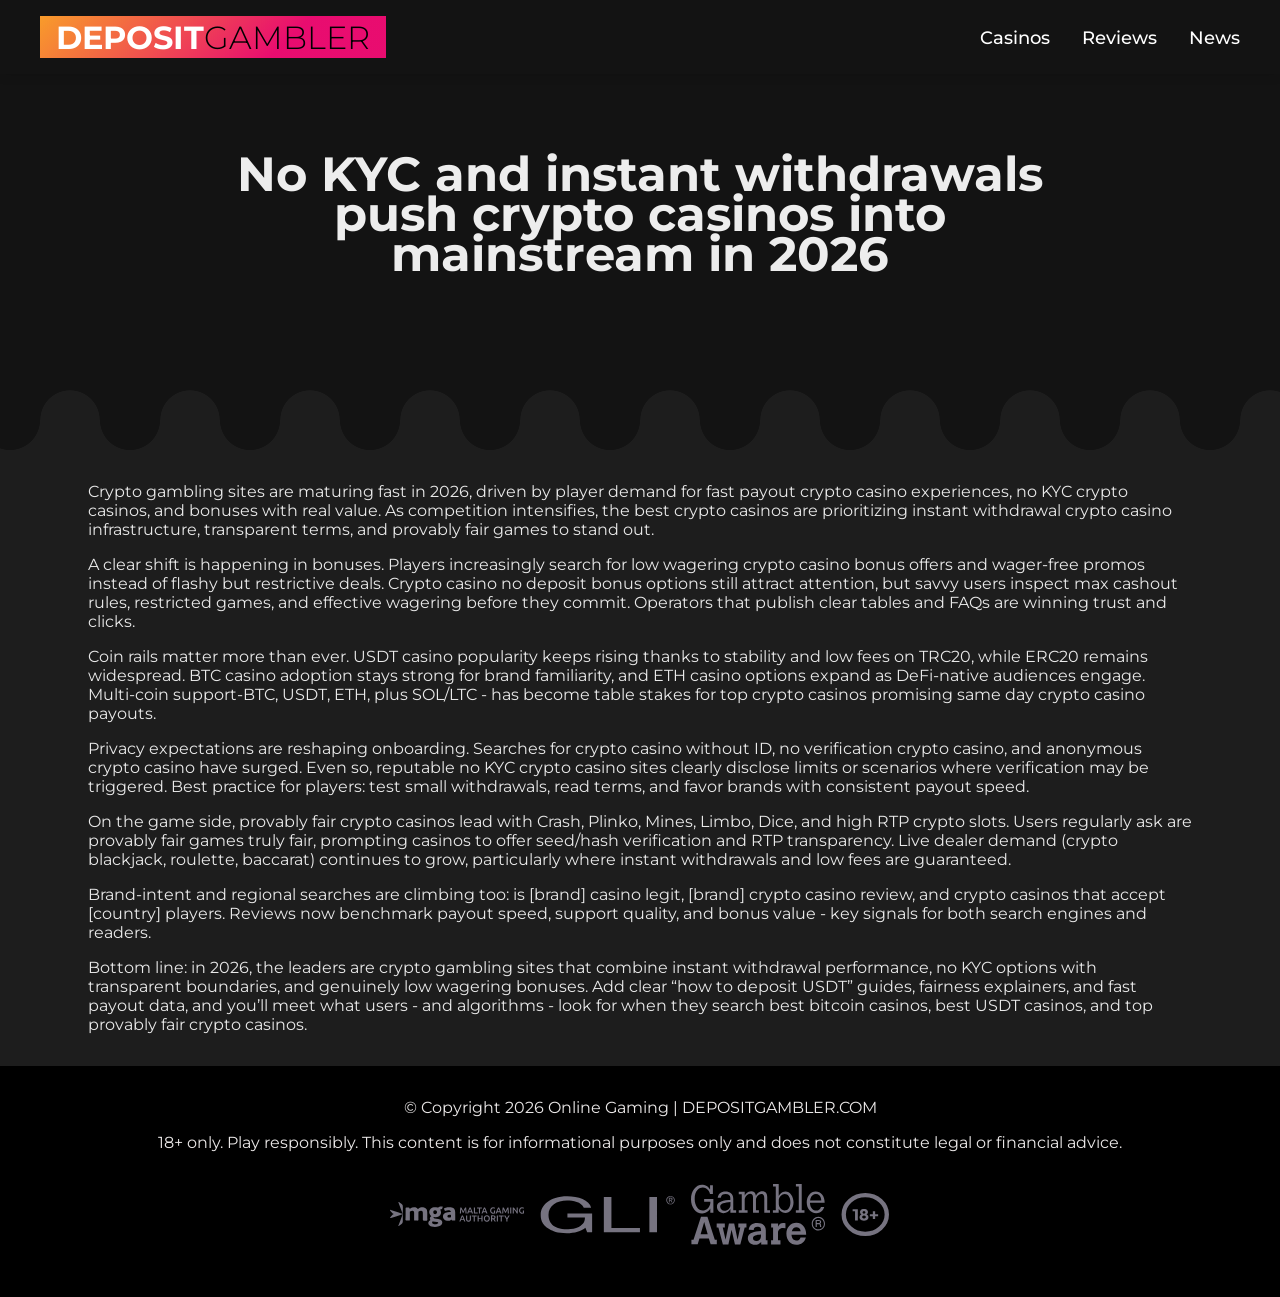
<file: news2.html>
<!DOCTYPE html>
<html lang="en">
  <head>
    <meta charset="UTF-8" />
    <meta name="viewport" content="width=device-width, initial-scale=1.0" />
    <title>Document</title>
  </head>
  <body>
    <section>
      <div>
        
      </div>
    </section>
  </body>
</html>

<!DOCTYPE html>
<html lang="en">
  <head>
    <meta charset="UTF-8" />
    <meta name="viewport" content="width=device-width, initial-scale=1.0" />
    <head>
      <!-- font -->
      <link rel="preconnect" href="https://fonts.googleapis.com" />
      <link rel="preconnect" href="https://fonts.gstatic.com" crossorigin />
      <link
        href="https://fonts.googleapis.com/css2?family=Montserrat:ital,wght@0,100..900;1,100..900&display=swap"
        rel="stylesheet"
      />
      <!-- font -->
      <meta charset="UTF-8" />
      <meta name="viewport" content="width=device-width, initial-scale=1.0" />
      <link rel="stylesheet" href="./styles.css" />
      <link rel="stylesheet" href="./review.css" />
      <link rel="stylesheet" href="./news.css" />
      <title>Deposit Gambler News</title>
    </head>
  </head>
  <body>

<section class="hero-section">
      <div class="box">
        <section class="navigator">
          <div>
            <nav class="navbar">
              <div class="navbar-container">
                <a href="#" class="logo">
                  <h3>DEPOSIT<span>GAMBLER</span></h3>
                </a>

                <div class="menu-toggle" id="mobile-menu">
                  <span class="bar"></span>
                  <span class="bar"></span>
                  <span class="bar"></span>
                </div>

                <ul class="nav-menu">
                  <li class="nav-item">
                    <a href="#casino-page" class="nav-link">Casinos</a>
                  </li>
                  <li class="nav-item">
                    <a href="./reviews.html" class="nav-link">Reviews</a>
                  </li>

                  <li class="nav-item">
                    <a href="./news.html" class="nav-link">News</a>
                  </li>
                </ul>
              </div>
            </nav>
          </div>
          <div class="hero-h1">
          <h1 style="margin: 0 auto; padding: 0 2rem; max-width: 900px;">
          No KYC and instant withdrawals push crypto casinos into mainstream in
          2026
        </h1>
          
        </div>
      </div>
        </section>
  </section>

    <section class="info-box" style="padding: 1rem 2rem;">
      <div>
        
        <p>
          Crypto gambling sites are maturing fast in 2026, driven by player
          demand for fast payout crypto casino experiences, no KYC crypto
          casinos, and bonuses with real value. As competition intensifies, the
          best crypto casinos are prioritizing instant withdrawal crypto casino
          infrastructure, transparent terms, and provably fair games to stand
          out.
        </p>
        <p>
          A clear shift is happening in bonuses. Players increasingly search for
          low wagering crypto casino bonus offers and wager-free promos instead
          of flashy but restrictive deals. Crypto casino no deposit bonus
          options still attract attention, but savvy users inspect max cashout
          rules, restricted games, and effective wagering before they commit.
          Operators that publish clear tables and FAQs are winning trust and
          clicks.
        </p>
        <p>
          Coin rails matter more than ever. USDT casino popularity keeps rising
          thanks to stability and low fees on TRC20, while ERC20 remains
          widespread. BTC casino adoption stays strong for brand familiarity,
          and ETH casino options expand as DeFi-native audiences engage.
          Multi-coin support-BTC, USDT, ETH, plus SOL/LTC - has become table
          stakes for top crypto casinos promising same day crypto casino
          payouts.
        </p>
        <p>
          Privacy expectations are reshaping onboarding. Searches for crypto
          casino without ID, no verification crypto casino, and anonymous crypto
          casino have surged. Even so, reputable no KYC crypto casino sites
          clearly disclose limits or scenarios where verification may be
          triggered. Best practice for players: test small withdrawals, read
          terms, and favor brands with consistent payout speed.
        </p>
        <p>
          On the game side, provably fair crypto casinos lead with Crash,
          Plinko, Mines, Limbo, Dice, and high RTP crypto slots. Users regularly
          ask are provably fair games truly fair, prompting casinos to offer
          seed/hash verification and RTP transparency. Live dealer demand
          (crypto blackjack, roulette, baccarat) continues to grow, particularly
          where instant withdrawals and low fees are guaranteed.
        </p>
        <p>
          Brand-intent and regional searches are climbing too: is [brand] casino
          legit, [brand] crypto casino review, and crypto casinos that accept
          [country] players. Reviews now benchmark payout speed, support
          quality, and bonus value - key signals for both search engines and
          readers.
        </p>
        <p>
          Bottom line: in 2026, the leaders are crypto gambling sites that
          combine instant withdrawal performance, no KYC options with
          transparent boundaries, and genuinely low wagering bonuses. Add clear
          “how to deposit USDT” guides, fairness explainers, and fast payout
          data, and you’ll meet what users - and algorithms - look for when they
          search best bitcoin casinos, best USDT casinos, and top provably fair
          crypto casinos.
        </p>
      </div>
    </section>
  </body>
  <footer>
      <p>© Copyright 2026 Online Gaming | DEPOSITGAMBLER.COM</p>
      <p>
        18+ only. Play responsibly. This content is for informational purposes
        only and does not constitute legal or financial advice.
      </p>
      <!-- tyuewir -->
      <div class="footer-img">
        <div><img src="./logo--mga.4d8ee91a.svg" alt="" /></div>
        <div><img src="./logo--gli.b0bbc274.svg" alt="" /></div>
        <div><img src="./logo--be-gamble-aware.99b68acf.svg" alt="" /></div>
        <div>
          <img src="./logo--18-plus.3004b75d.svg" style="width: 50px" alt="" />
        </div>
      </div>
    </footer>
</html>
</file>
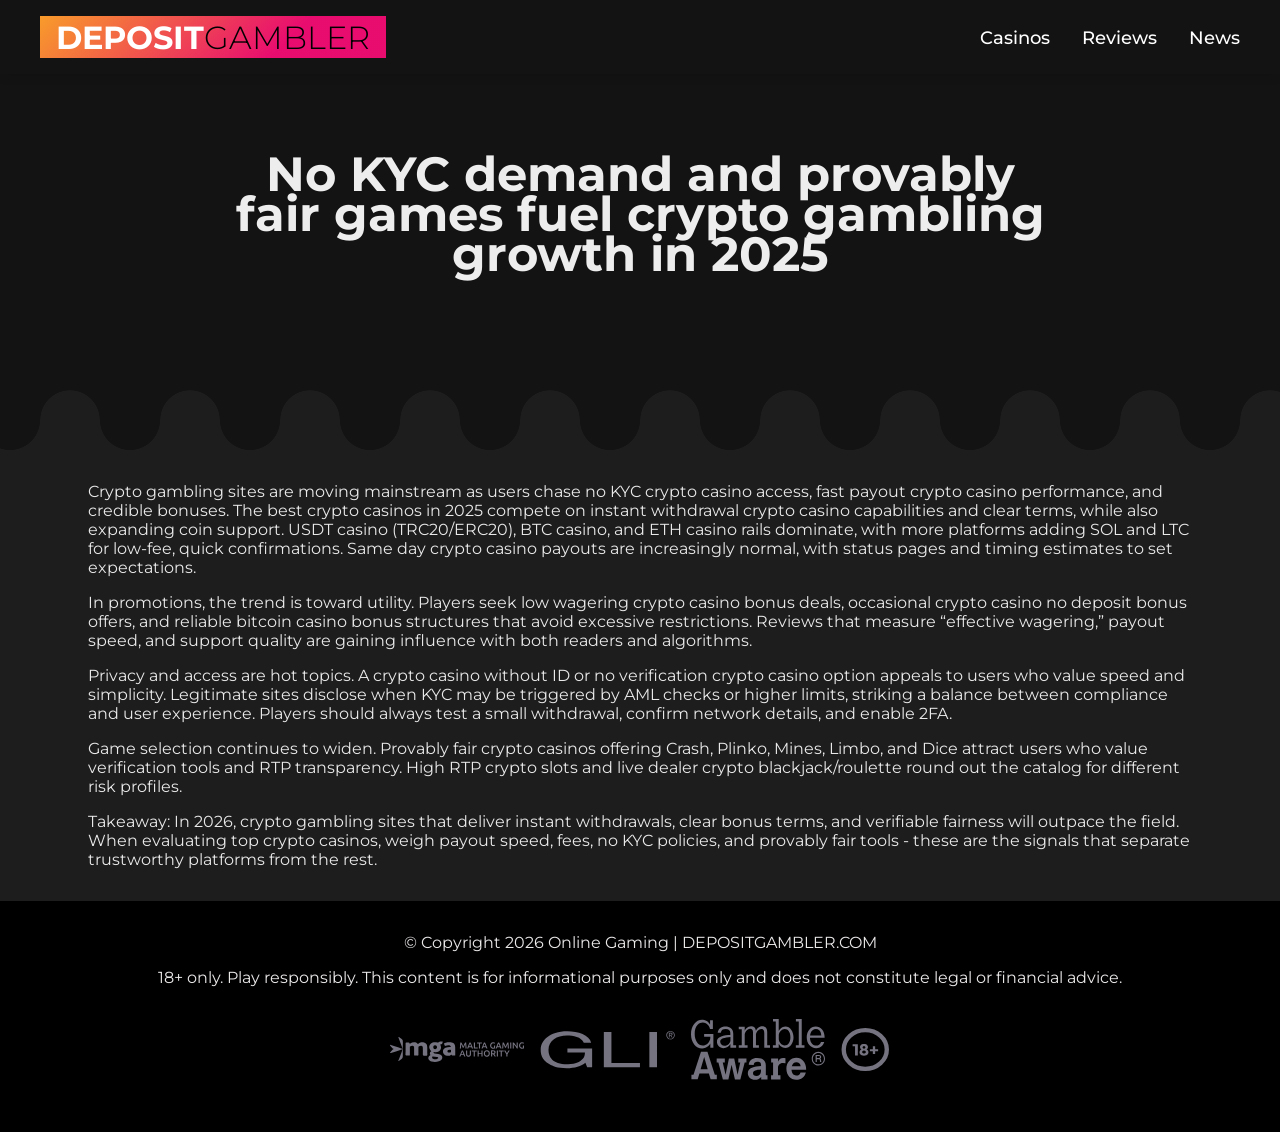
<file: news3.html>
<!DOCTYPE html>
<html lang="en">
  <head>
    <meta charset="UTF-8" />
    <meta name="viewport" content="width=device-width, initial-scale=1.0" />
    <title>Document</title>
  </head>
  <body>
    <section>
      <div>
        
      </div>
    </section>
  </body>
</html>

<!DOCTYPE html>
<html lang="en">
  <head>
    <meta charset="UTF-8" />
    <meta name="viewport" content="width=device-width, initial-scale=1.0" />
    <head>
      <!-- font -->
      <link rel="preconnect" href="https://fonts.googleapis.com" />
      <link rel="preconnect" href="https://fonts.gstatic.com" crossorigin />
      <link
        href="https://fonts.googleapis.com/css2?family=Montserrat:ital,wght@0,100..900;1,100..900&display=swap"
        rel="stylesheet"
      />
      <!-- font -->
      <meta charset="UTF-8" />
      <meta name="viewport" content="width=device-width, initial-scale=1.0" />
      <link rel="stylesheet" href="./styles.css" />
      <link rel="stylesheet" href="./review.css" />
      <link rel="stylesheet" href="./news.css" />
      <title>Deposit Gambler News</title>
    </head>
  </head>
  <body>

<section class="hero-section">
      <div class="box">
        <section class="navigator">
          <div>
            <nav class="navbar">
              <div class="navbar-container">
                <a href="#" class="logo">
                  <h3>DEPOSIT<span>GAMBLER</span></h3>
                </a>

                <div class="menu-toggle" id="mobile-menu">
                  <span class="bar"></span>
                  <span class="bar"></span>
                  <span class="bar"></span>
                </div>

                <ul class="nav-menu">
                  <li class="nav-item">
                    <a href="#casino-page" class="nav-link">Casinos</a>
                  </li>
                  <li class="nav-item">
                    <a href="./reviews.html" class="nav-link">Reviews</a>
                  </li>

                  <li class="nav-item">
                    <a href="./news.html" class="nav-link">News</a>
                  </li>
                </ul>
              </div>
            </nav>
          </div>
          <div class="hero-h1">
          <h1 style="margin: 0 auto; padding: 0 2rem; max-width: 900px;">
          No KYC demand and provably fair games fuel crypto gambling growth in 2025
        </h1>
          
        </div>
      </div>
        </section>
  </section>

    <section class="info-box" style="padding: 1rem 2rem;">
      <div>
        
        <p>
          Crypto gambling sites are moving mainstream as users chase no KYC crypto casino access, fast payout crypto casino performance, and credible bonuses. The best crypto casinos in 2025 compete on instant withdrawal crypto casino capabilities and clear terms, while also expanding coin support. USDT casino (TRC20/ERC20), BTC casino, and ETH casino rails dominate, with more platforms adding SOL and LTC for low‑fee, quick confirmations. Same day crypto casino payouts are increasingly normal, with status pages and timing estimates to set expectations.
        </p>
        <p>
          In promotions, the trend is toward utility. Players seek low wagering crypto casino bonus deals, occasional crypto casino no deposit bonus offers, and reliable bitcoin casino bonus structures that avoid excessive restrictions. Reviews that measure “effective wagering,” payout speed, and support quality are gaining influence with both readers and algorithms.
        </p>
        <p>
          Privacy and access are hot topics. A crypto casino without ID or no verification crypto casino option appeals to users who value speed and simplicity. Legitimate sites disclose when KYC may be triggered by AML checks or higher limits, striking a balance between compliance and user experience. Players should always test a small withdrawal, confirm network details, and enable 2FA.
        </p>
        <p>
          Game selection continues to widen. Provably fair crypto casinos offering Crash, Plinko, Mines, Limbo, and Dice attract users who value verification tools and RTP transparency. High RTP crypto slots and live dealer crypto blackjack/roulette round out the catalog for different risk profiles.
        </p>
        <p>
          Takeaway: In 2026, crypto gambling sites that deliver instant withdrawals, clear bonus terms, and verifiable fairness will outpace the field. When evaluating top crypto casinos, weigh payout speed, fees, no KYC policies, and provably fair tools - these are the signals that separate trustworthy platforms from the rest.
        </p>
        
      </div>
    </section>
  </body>
  <footer>
      <p>© Copyright 2026 Online Gaming | DEPOSITGAMBLER.COM</p>
      <p>
        18+ only. Play responsibly. This content is for informational purposes
        only and does not constitute legal or financial advice.
      </p>
      <!-- tyuewir -->
      <div class="footer-img">
        <div><img src="./logo--mga.4d8ee91a.svg" alt="" /></div>
        <div><img src="./logo--gli.b0bbc274.svg" alt="" /></div>
        <div><img src="./logo--be-gamble-aware.99b68acf.svg" alt="" /></div>
        <div>
          <img src="./logo--18-plus.3004b75d.svg" style="width: 50px" alt="" />
        </div>
      </div>
    </footer>
</html>
</file>
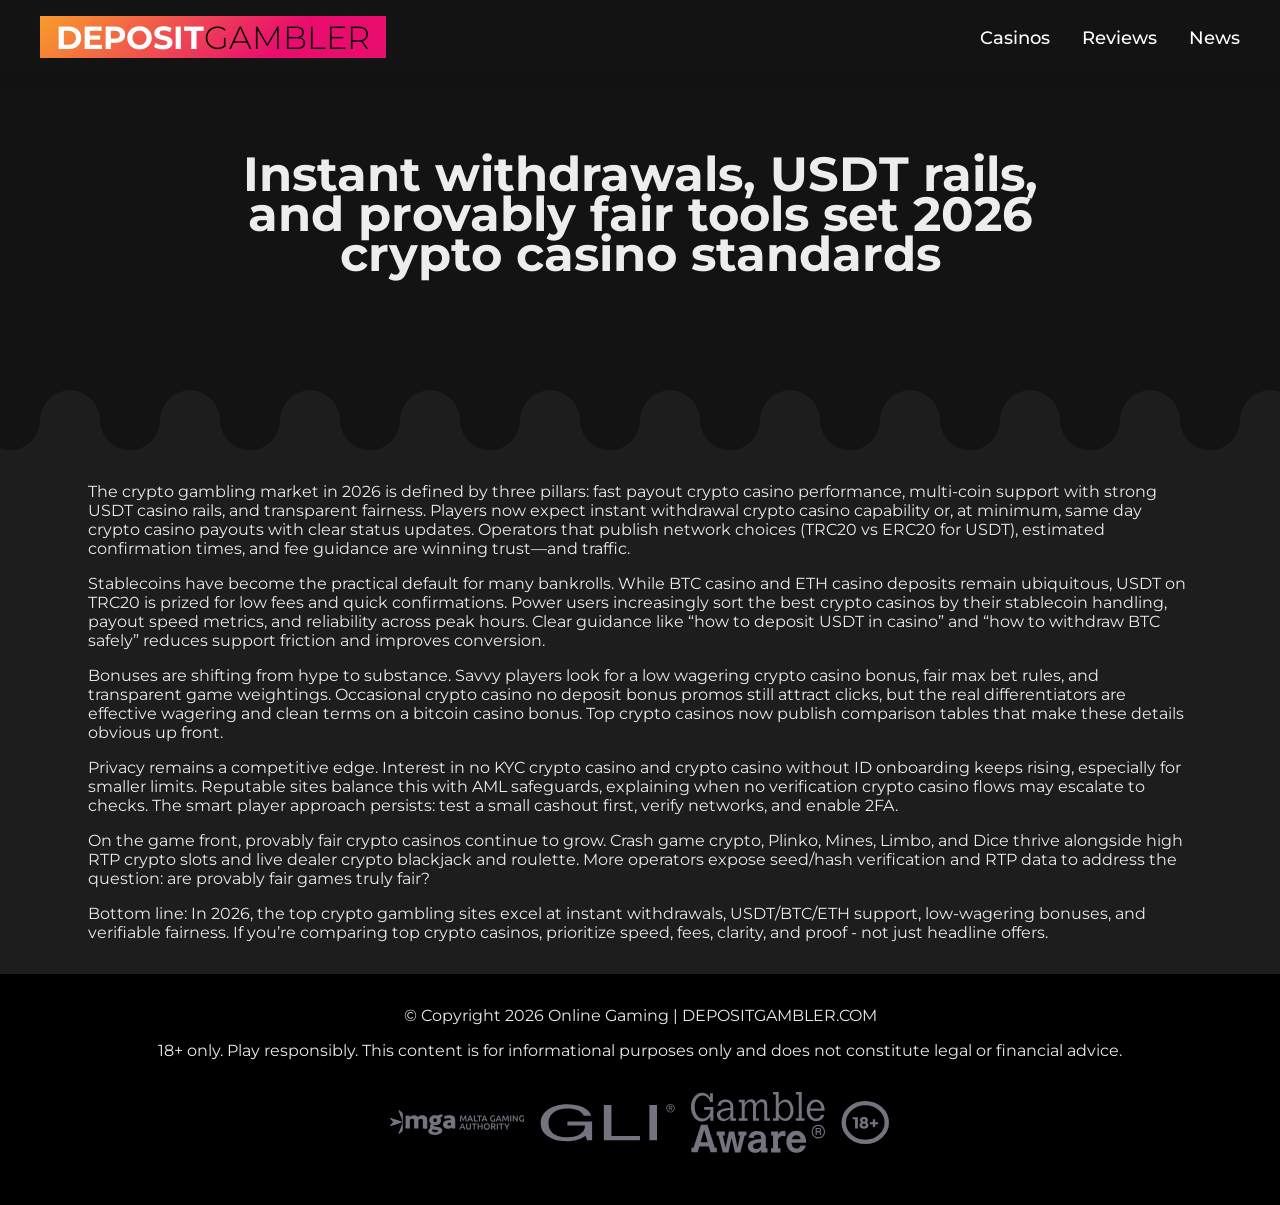
<file: news4.html>
<!DOCTYPE html>
<html lang="en">
  <head>
    <meta charset="UTF-8" />
    <meta name="viewport" content="width=device-width, initial-scale=1.0" />
    <title>Document</title>
  </head>
  <body>
    <section>
      <div>
        
      </div>
    </section>
  </body>
</html>

<!DOCTYPE html>
<html lang="en">
  <head>
    <meta charset="UTF-8" />
    <meta name="viewport" content="width=device-width, initial-scale=1.0" />
    <head>
      <!-- font -->
      <link rel="preconnect" href="https://fonts.googleapis.com" />
      <link rel="preconnect" href="https://fonts.gstatic.com" crossorigin />
      <link
        href="https://fonts.googleapis.com/css2?family=Montserrat:ital,wght@0,100..900;1,100..900&display=swap"
        rel="stylesheet"
      />
      <!-- font -->
      <meta charset="UTF-8" />
      <meta name="viewport" content="width=device-width, initial-scale=1.0" />
      <link rel="stylesheet" href="./styles.css" />
      <link rel="stylesheet" href="./review.css" />
      <link rel="stylesheet" href="./news.css" />
      <title>Deposit Gambler News</title>
    </head>
  </head>
  <body>

<section class="hero-section">
      <div class="box">
        <section class="navigator">
          <div>
            <nav class="navbar">
              <div class="navbar-container">
                <a href="#" class="logo">
                  <h3>DEPOSIT<span>GAMBLER</span></h3>
                </a>

                <div class="menu-toggle" id="mobile-menu">
                  <span class="bar"></span>
                  <span class="bar"></span>
                  <span class="bar"></span>
                </div>

                <ul class="nav-menu">
                  <li class="nav-item">
                    <a href="#casino-page" class="nav-link">Casinos</a>
                  </li>
                  <li class="nav-item">
                    <a href="./reviews.html" class="nav-link">Reviews</a>
                  </li>

                  <li class="nav-item">
                    <a href="./news.html" class="nav-link">News</a>
                  </li>
                </ul>
              </div>
            </nav>
          </div>
          <div class="hero-h1">
          <h1 style="margin: 0 auto; padding: 0 2rem; max-width: 900px;">
          Instant withdrawals, USDT rails, and provably fair tools set 2026 crypto casino standards
        </h1>
          
        </div>
      </div>
        </section>
  </section>

    <section class="info-box" style="padding: 1rem 2rem;">
      <div>
        
        <p>
          The crypto gambling market in 2026 is defined by three pillars: fast payout crypto casino performance, multi‑coin support with strong USDT casino rails, and transparent fairness. Players now expect instant withdrawal crypto casino capability or, at minimum, same day crypto casino payouts with clear status updates. Operators that publish network choices (TRC20 vs ERC20 for USDT), estimated confirmation times, and fee guidance are winning trust—and traffic.
        </p>
        <p>
          Stablecoins have become the practical default for many bankrolls. While BTC casino and ETH casino deposits remain ubiquitous, USDT on TRC20 is prized for low fees and quick confirmations. Power users increasingly sort the best crypto casinos by their stablecoin handling, payout speed metrics, and reliability across peak hours. Clear guidance like “how to deposit USDT in casino” and “how to withdraw BTC safely” reduces support friction and improves conversion.
        </p>
        <p>
          Bonuses are shifting from hype to substance. Savvy players look for a low wagering crypto casino bonus, fair max bet rules, and transparent game weightings. Occasional crypto casino no deposit bonus promos still attract clicks, but the real differentiators are effective wagering and clean terms on a bitcoin casino bonus. Top crypto casinos now publish comparison tables that make these details obvious up front.
        </p>
        <p>
          Privacy remains a competitive edge. Interest in no KYC crypto casino and crypto casino without ID onboarding keeps rising, especially for smaller limits. Reputable sites balance this with AML safeguards, explaining when no verification crypto casino flows may escalate to checks. The smart player approach persists: test a small cashout first, verify networks, and enable 2FA.
        </p>
        <p>
          On the game front, provably fair crypto casinos continue to grow. Crash game crypto, Plinko, Mines, Limbo, and Dice thrive alongside high RTP crypto slots and live dealer crypto blackjack and roulette. More operators expose seed/hash verification and RTP data to address the question: are provably fair games truly fair?
        </p>
        <p>
          Bottom line: In 2026, the top crypto gambling sites excel at instant withdrawals, USDT/BTC/ETH support, low‑wagering bonuses, and verifiable fairness. If you’re comparing top crypto casinos, prioritize speed, fees, clarity, and proof - not just headline offers.
        </p>
        
      </div>
    </section>
  </body>
  <footer>
      <p>© Copyright 2026 Online Gaming | DEPOSITGAMBLER.COM</p>
      <p>
        18+ only. Play responsibly. This content is for informational purposes
        only and does not constitute legal or financial advice.
      </p>
      <!-- tyuewir -->
      <div class="footer-img">
        <div><img src="./logo--mga.4d8ee91a.svg" alt="" /></div>
        <div><img src="./logo--gli.b0bbc274.svg" alt="" /></div>
        <div><img src="./logo--be-gamble-aware.99b68acf.svg" alt="" /></div>
        <div>
          <img src="./logo--18-plus.3004b75d.svg" style="width: 50px" alt="" />
        </div>
      </div>
    </footer>
</html>
</file>
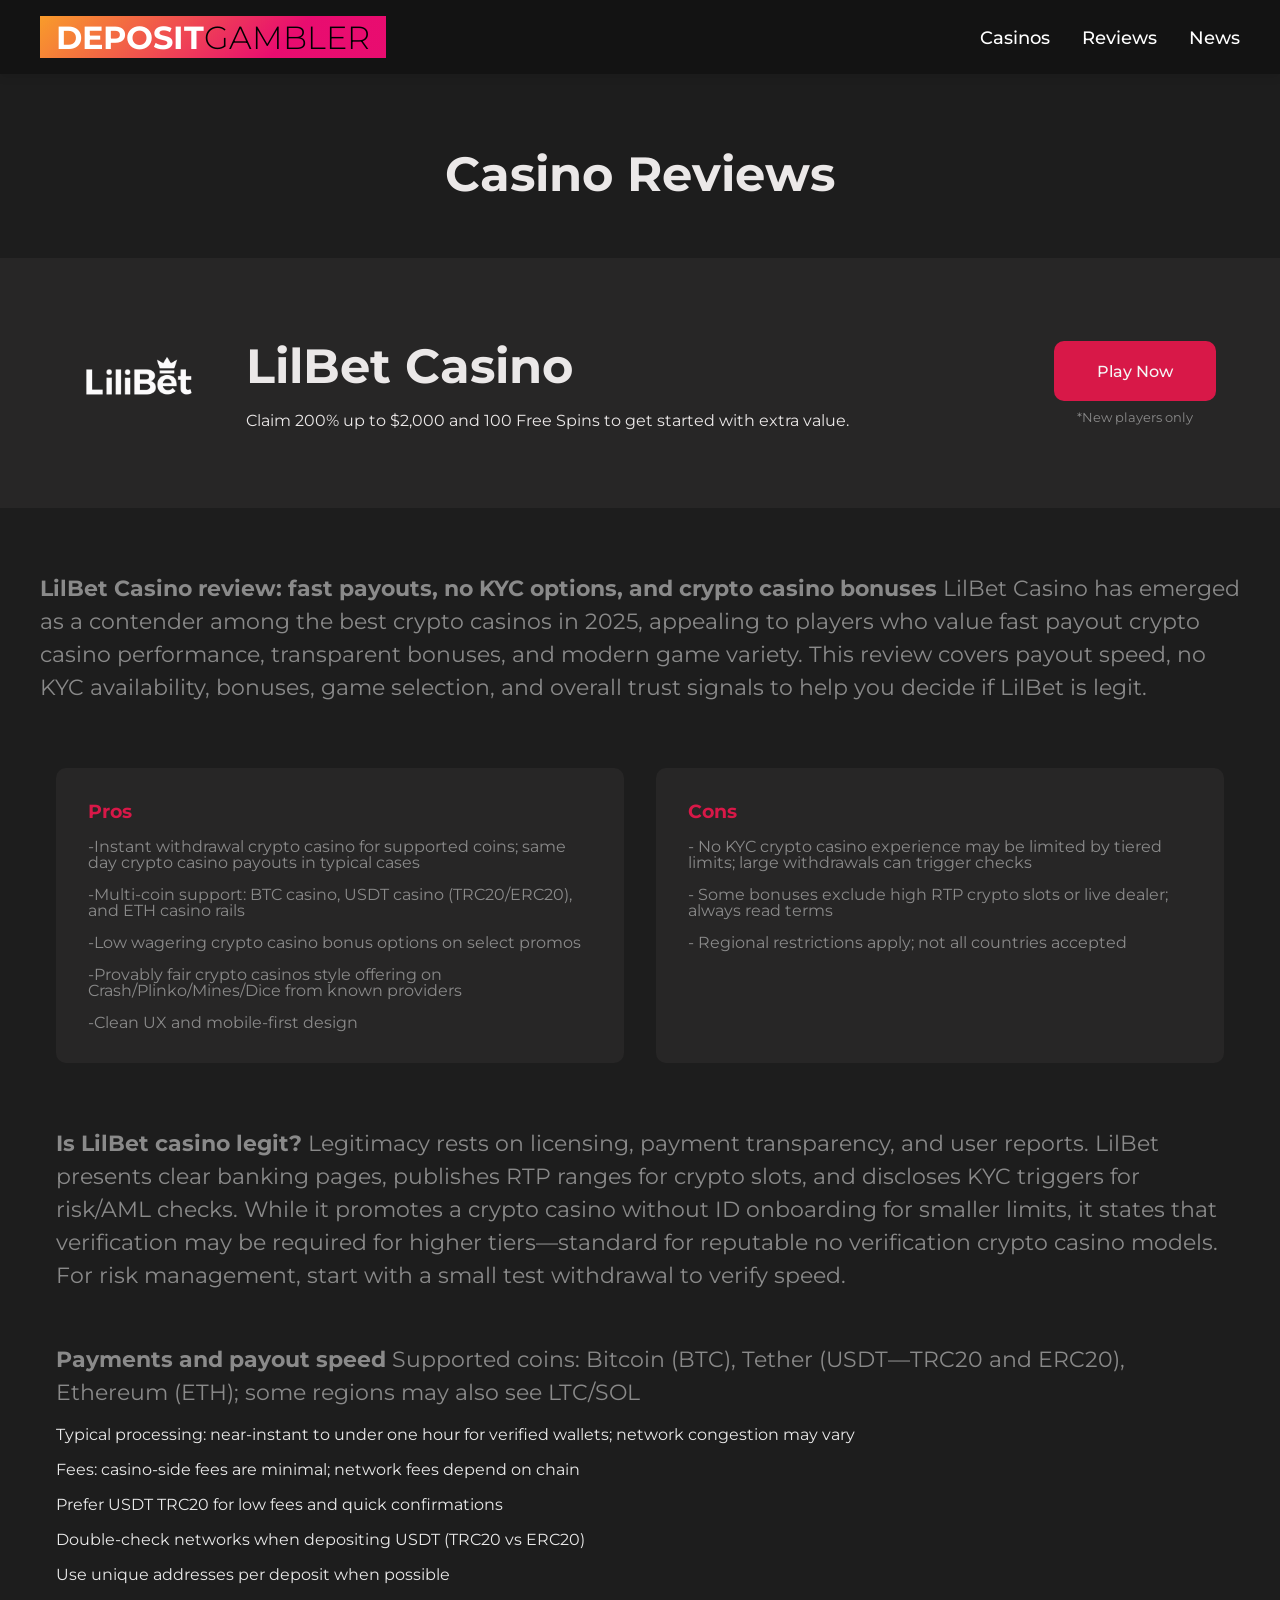
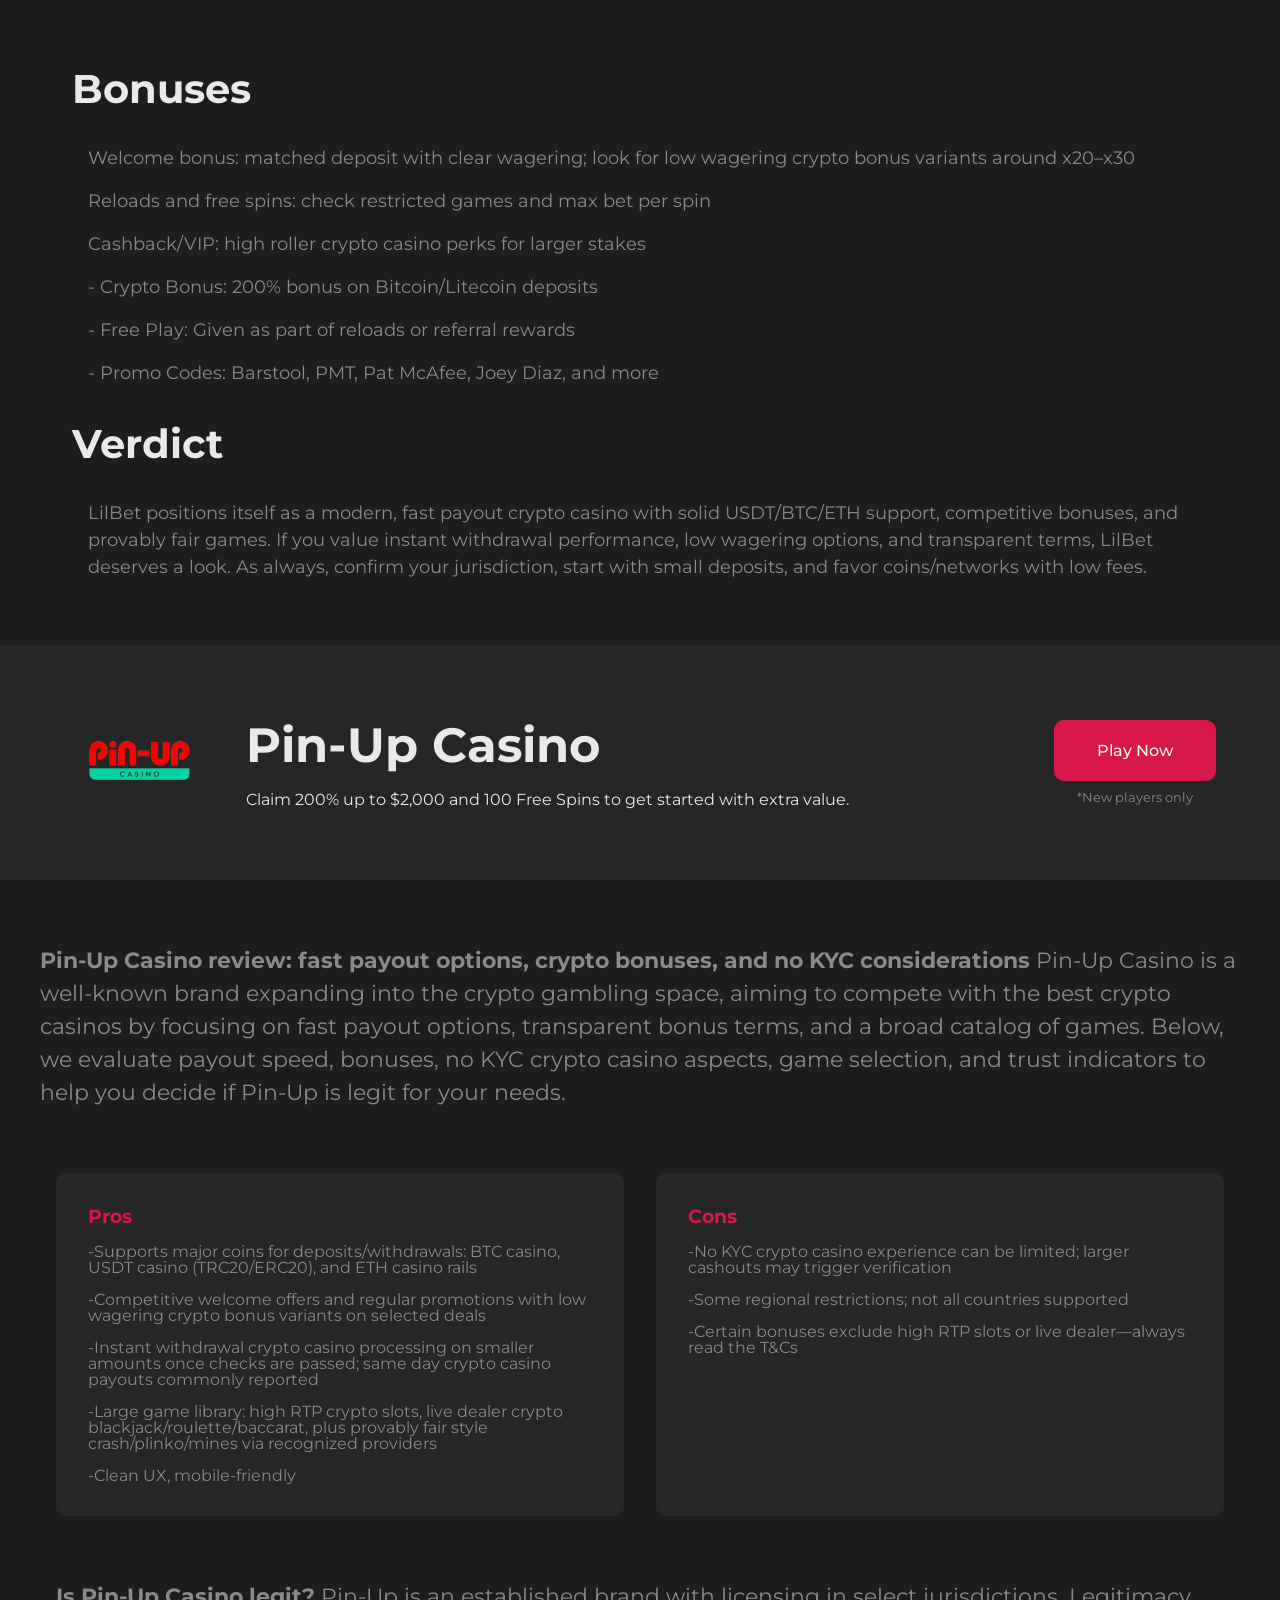
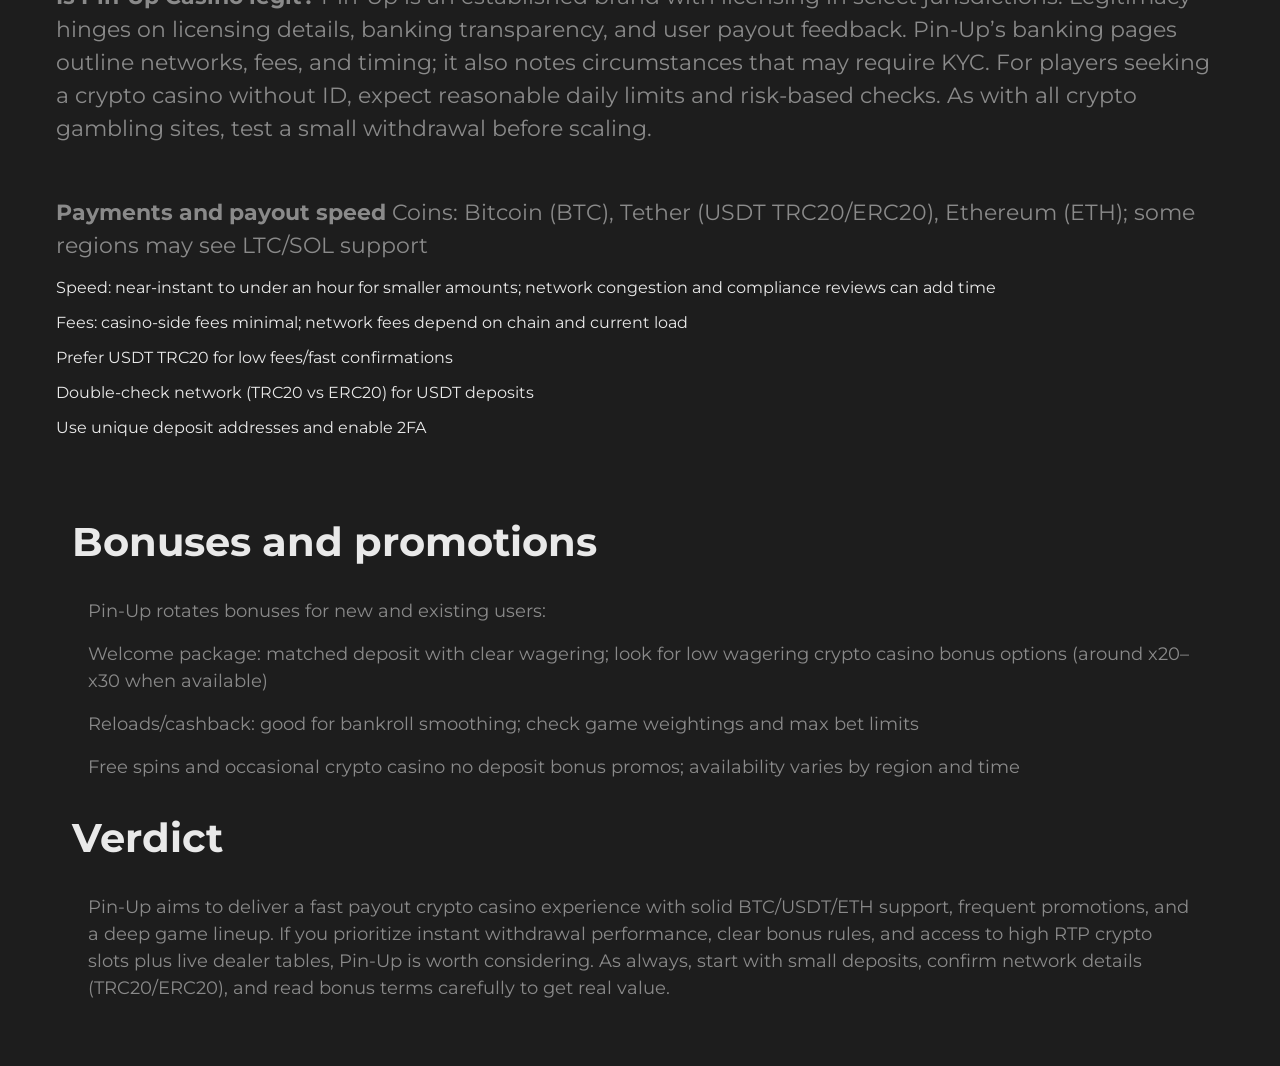
<file: reviews.html>
<!DOCTYPE html>
<html lang="en">
  <head>
    <!-- font -->
    <link rel="preconnect" href="https://fonts.googleapis.com" />
    <link rel="preconnect" href="https://fonts.gstatic.com" crossorigin />
    <link
      href="https://fonts.googleapis.com/css2?family=Montserrat:ital,wght@0,100..900;1,100..900&display=swap"
      rel="stylesheet"
    />
    <!-- font -->
<meta name="description" content="Find the best crypto casino bonuses with low wagering, transparent terms, and real value. No deposit, welcome, and high-roller offers compared." />     <meta name="keywords" content="best crypto casinos, top crypto casinos, crypto casino no kyc, fast payout crypto casino, instant withdrawal crypto casino, bitcoin casino bonus, usdt casino, provably fair crypto casinos, low wagering crypto bonus, crypto gambling sites" />
<meta name="keywords" content="crypto casino bonuses, bitcoin casino bonus, no deposit crypto bonus, low wagering crypto bonus, high roller crypto bonus, free spins crypto casino, crypto casino welcome bonus, best crypto bonuses" />    
<meta charset="UTF-8" />
    <meta name="viewport" content="width=device-width, initial-scale=1.0" />
    <link rel="stylesheet" href="./styles.css" />
    <link rel="stylesheet" href="./review.css" />
    <title>Deposit Gambler Review</title>
  </head>
  <body>
    <!-- HERO -->
    <section class="hero-section">
      <div class="">
        <section class="navigator">
          <div>
            <nav class="navbar">
              <div class="navbar-container">
                <a href="./index.html" class="logo">
                  <h3>DEPOSIT<span>GAMBLER</span></h3>
                </a>

                <div class="menu-toggle" id="mobile-menu">
                  <span class="bar"></span>
                  <span class="bar"></span>
                  <span class="bar"></span>
                </div>

                <ul class="nav-menu">
                  <li class="nav-item">
                    <a href="./index.html" class="nav-link">Casinos</a>
                  </li>
                  <li class="nav-item">
                    <a href="./reviews.html" class="nav-link">Reviews</a>
                  </li>

                  <li class="nav-item">
                    <a href="./news.html" class="nav-link">News</a>
                  </li>
                </ul>
              </div>
            </nav>
          </div>
        </section>

        <div class="hero-h1">
          <h1>Casino Reviews</h1>
        </div>
      </div>
    </section>

    <section>
      <div class="casino-list">
        <div class="review-box">
          <div class="review-logo">
            <img src="./LiliBet.webp" alt="lilbet logo" />
          </div>

          <div class="review-text">
            <h2>LilBet Casino</h2>
            <p>
              Claim 200% up to $2,000 and 100 Free Spins to get started with
              extra value.
            </p>
          </div>
          <div class="review-button">
            <a target="_blank" href="https://lilibet.com/en/promotions">Play Now</a>
            <small>*New players only</small>
          </div>
        </div>
      </div>
    </section>
    <section class="casino-info">
      <p class="casino-info-text">
        <span class="casino-info-span"
          >LilBet Casino review: fast payouts, no KYC options, and crypto casino
          bonuses</span
        >
        LilBet Casino has emerged as a contender among the best crypto casinos
        in 2025, appealing to players who value fast payout crypto casino
        performance, transparent bonuses, and modern game variety. This review
        covers payout speed, no KYC availability, bonuses, game selection, and
        overall trust signals to help you decide if LilBet is legit.
      </p>

      <div class="casino-review-pros-cons">
        <div class="pros">
          <h3>Pros</h3>
          <p>
            -Instant withdrawal crypto casino for supported coins; same day
            crypto casino payouts in typical cases
          </p>
          <p>
            -Multi-coin support: BTC casino, USDT casino (TRC20/ERC20), and ETH
            casino rails
          </p>
          <p>-Low wagering crypto casino bonus options on select promos</p>
          <p>
            -Provably fair crypto casinos style offering on
            Crash/Plinko/Mines/Dice from known providers
          </p>
          <p>-Clean UX and mobile-first design</p>
        </div>
        <div class="cons">
          <h3>Cons</h3>
          <p>
            - No KYC crypto casino experience may be limited by tiered limits;
            large withdrawals can trigger checks
          </p>
          <p>
            - Some bonuses exclude high RTP crypto slots or live dealer; always
            read terms
          </p>
          <p>- Regional restrictions apply; not all countries accepted</p>
        </div>
      </div>

      <div class="info-box">
        <p class="casino-info-text">
          <span class="casino-info-span">Is LilBet casino legit?</span>
          Legitimacy rests on licensing, payment transparency, and user reports.
          LilBet presents clear banking pages, publishes RTP ranges for crypto
          slots, and discloses KYC triggers for risk/AML checks. While it
          promotes a crypto casino without ID onboarding for smaller limits, it
          states that verification may be required for higher tiers—standard for
          reputable no verification crypto casino models. For risk management,
          start with a small test withdrawal to verify speed.
        </p>
        <br />
        <p class="casino-info-text">
          <span class="casino-info-span">Payments and payout speed</span>
          Supported coins: Bitcoin (BTC), Tether (USDT—TRC20 and ERC20),
          Ethereum (ETH); some regions may also see LTC/SOL
        </p>
        <p >
          Typical processing: near-instant to under one hour for verified
          wallets; network congestion may vary
        </p>
        <p>Fees: casino-side fees are minimal; network fees depend on chain</p>
        <p>Prefer USDT TRC20 for low fees and quick confirmations</p>
        <p>Double-check networks when depositing USDT (TRC20 vs ERC20)</p>
        <p>Use unique addresses per deposit when possible</p>
      </div>

      <section class="info-box casino-details">
        <div>
          <h2>Bonuses</h2>
          <p>
            Welcome bonus: matched deposit with clear wagering; look for low
            wagering crypto bonus variants around x20–x30
          </p>
          <p>
            Reloads and free spins: check restricted games and max bet per spin
          </p>
          <p>Cashback/VIP: high roller crypto casino perks for larger stakes</p>
          <p>- Crypto Bonus: 200% bonus on Bitcoin/Litecoin deposits</p>
          <p>- Free Play: Given as part of reloads or referral rewards</p>
          <p>- Promo Codes: Barstool, PMT, Pat McAfee, Joey Diaz, and more</p>
        </div>
        <div>
          <h2>Verdict</h2>
          <p>LilBet positions itself as a modern, fast payout crypto casino with solid USDT/BTC/ETH support, competitive bonuses, and provably fair games. If you value instant withdrawal performance, low wagering options, and transparent terms, LilBet deserves a look. As always, confirm your jurisdiction, start with small deposits, and favor coins/networks with low fees.</p>
          
      </section>
    </section>
    <!-- next casino -->

    <section>
      <div class="casino-list">
        <div class="review-box">
          <div class="review-logo">
            <img src="./pinupcasino.png" alt="lilbet logo" />
          </div>

          <div class="review-text">
            <h2>Pin-Up Casino</h2>
            <p>
              Claim 200% up to $2,000 and 100 Free Spins to get started with
              extra value.
            </p>
          </div>
          <div class="review-button">
            <a target="_blank" href="https://pin-up.world/en-ca">Play Now</a>
            <small>*New players only</small>
          </div>
        </div>
      </div>
    </section>
    <section class="casino-info">
      <p class="casino-info-text">
        <span class="casino-info-span"
          >Pin-Up Casino review: fast payout options, crypto bonuses, and no KYC considerations</span
        >
        Pin-Up Casino is a well-known brand expanding into the crypto gambling space, aiming to compete with the best crypto casinos by focusing on fast payout options, transparent bonus terms, and a broad catalog of games. Below, we evaluate payout speed, bonuses, no KYC crypto casino aspects, game selection, and trust indicators to help you decide if Pin-Up is legit for your needs.
      </p>

      <div class="casino-review-pros-cons">
        <div class="pros">
          <h3>Pros</h3>
          <p>
            -Supports major coins for deposits/withdrawals: BTC casino, USDT casino (TRC20/ERC20), and ETH casino rails
          </p>
          <p>
            -Competitive welcome offers and regular promotions with low wagering crypto bonus variants on selected deals
          </p>
          <p>-Instant withdrawal crypto casino processing on smaller amounts once checks are passed; same day crypto casino payouts commonly reported</p>
          <p>
            -Large game library: high RTP crypto slots, live dealer crypto blackjack/roulette/baccarat, plus provably fair style crash/plinko/mines via recognized providers
          </p>
          <p>-Clean UX, mobile-friendly</p>
        </div>
        <div class="cons">
          <h3>Cons</h3>
          <p>
            -No KYC crypto casino experience can be limited; larger cashouts may trigger verification
          </p>
          <p>
            -Some regional restrictions; not all countries supported
          </p>
          <p>-Certain bonuses exclude high RTP slots or live dealer—always read the T&Cs</p>
        </div>
      </div>

      <div class="info-box">
        <p class="casino-info-text">
          <span class="casino-info-span">Is Pin-Up Casino legit?</span>
          Pin-Up is an established brand with licensing in select jurisdictions. Legitimacy hinges on licensing details, banking transparency, and user payout feedback. Pin-Up’s banking pages outline networks, fees, and timing; it also notes circumstances that may require KYC. For players seeking a crypto casino without ID, expect reasonable daily limits and risk-based checks. As with all crypto gambling sites, test a small withdrawal before scaling.
        </p>
        <br />
        <p class="casino-info-text">
          <span class="casino-info-span">Payments and payout speed</span>
          Coins: Bitcoin (BTC), Tether (USDT TRC20/ERC20), Ethereum (ETH); some regions may see LTC/SOL support
        </p>
        <p >
          Speed: near-instant to under an hour for smaller amounts; network congestion and compliance reviews can add time
        </p>
        <p>Fees: casino-side fees minimal; network fees depend on chain and current load</p>
        <p>Prefer USDT TRC20 for low fees/fast confirmations</p>
        <p>Double-check network (TRC20 vs ERC20) for USDT deposits</p>
        <p>Use unique deposit addresses and enable 2FA</p>
      </div>

      <section class="info-box casino-details">
        <div>
          <h2>Bonuses and promotions</h2>
          <p>
            Pin-Up rotates bonuses for new and existing users:
          </p>
          <p>
            Welcome package: matched deposit with clear wagering; look for low wagering crypto casino bonus options (around x20–x30 when available)
          </p>
          <p>Reloads/cashback: good for bankroll smoothing; check game weightings and max bet limits</p>
          <p>Free spins and occasional crypto casino no deposit bonus promos; availability varies by region and time</p>
          
        </div>
        <div>
          <h2>Verdict</h2>
          <p>Pin-Up aims to deliver a fast payout crypto casino experience with solid BTC/USDT/ETH support, frequent promotions, and a deep game lineup. If you prioritize instant withdrawal performance, clear bonus rules, and access to high RTP crypto slots plus live dealer tables, Pin-Up is worth considering. As always, start with small deposits, confirm network details (TRC20/ERC20), and read bonus terms carefully to get real value.</p>
        
      </section>
    </section>
    <!-- NEXT CASINO -->
    
  </body>
</html>
</file>
<file: styles.css>
* {
   padding: 0;
   margin: 0;
   box-sizing: border-box;
  font-family: "Montserrat", sans-serif;
}


/* white: #EDEDED;
red: #DA0037;
gray: #444444;
black: #171717; */

body {
   margin: 0 auto;
   max-width: 1440px;
   font-family: "Jost", sans-serif;
   color: #ebe8e8;
  background: #1d1d1d;

}

.tags {
  display: flex;
  flex-wrap: wrap;
  gap: 10px;
  margin: 0 auto;
  max-width: 1200px;
  margin-top: 2rem;
}

.tags a {
  margin-left: 5px;
  color: #DA0037;
  text-decoration: none;
  border: 1px solid #DA0037;
  padding: .4rem 2rem;
  border-radius: 16px;
  font-size: 12px;
}

.tags a:hover {
  color: red;
  border: 1px solid red;
}

.box { 
  position: relative;
  max-width: 100%;
  min-height: 450px;
  background-color: #131313;
  color: #EDEDED;
}

.box {
  mask: 
    radial-gradient(30px at 75% 100%,#0000 98%,#000) 50% calc(100% - 30px)/120px 100% repeat-x,
    radial-gradient(30px at 25% 50%,#000 99%,#0000 101%) bottom/120px 60px repeat-x
}

.logo h3 {
   font-size: 2rem; 
}

.logo {
   color: #f0f0f0;
   font-weight: bold;
   letter-spacing: 0px;
   background-color: #DA0037;
   display: inline-block;
   padding: .1rem 1rem;
}

.logo span {
   color: #000;
   font-weight: 300;
}

.hero-h1 {
   display: flex;
   flex-direction: column;
   align-items: center;
   margin-top: 5rem;
}

h1 {
   text-align: center;
   font-size: 3rem;
   line-height: 40px;
}

.hero-h1 p {
   max-width: 470px;
   text-align: center;
   margin-top: 1.4rem;
   line-height: 20px;
} 

/* navbar satrst here */
.navbar {
    background-color: #131313;
    color: white;
    padding: 1rem 2rem;
    position: sticky;
    top: 0;
    z-index: 100;
    box-shadow: 0 2px 10px rgba(0, 0, 0, 0.1);
}

.navbar-container {
    display: flex;
    justify-content: space-between;
    align-items: center;
    max-width: 1200px;
    margin: 0 auto;
}

.logo {
    font-size: 1.8rem;
    font-weight: bold;
    color: white;
    text-decoration: none;
    background: hsla(333, 90%, 48%, 1);

background: linear-gradient(135deg, hsla(333, 90%, 48%, 1) 30%, hsla(33, 94%, 57%, 1) 100%);

background: -moz-linear-gradient(135deg, hsla(333, 90%, 48%, 1) 30%, hsla(33, 94%, 57%, 1) 100%);

background: -webkit-linear-gradient(135deg, hsla(333, 90%, 48%, 1) 30%, hsla(33, 94%, 57%, 1) 100%);

filter: progid: DXImageTransform.Microsoft.gradient( startColorstr="#E90C70", endColorstr="#F89B29", GradientType=1 );
}

.nav-menu {
    display: flex;
    list-style: none;
}

.nav-item {
    margin-left: 2rem;
}

.nav-link {
    color: white;
    text-decoration: none;
    font-size: 1.1rem;
    font-weight: 500;
    transition: color 0.3s ease;
}

.nav-link:hover {
    color: #3498db;
}

.menu-toggle {
    display: none;
    cursor: pointer;
    flex-direction: column;
    justify-content: space-between;
    width: 30px;
    height: 21px;
}

.bar {
    height: 3px;
    width: 100%;
    background-color: white;
    border-radius: 10px;
    transition: all 0.3s ease;
}

/* Mobile styles */
@media (max-width: 768px) {
    .navbar {
        padding: 1rem;
    }
    
    .menu-toggle {
        display: flex;
    }
    
    .nav-menu {
        position: fixed;
        top: 70px;
        left: -100%;
        width: 100%;
        height: calc(100vh - 70px);
        background-color: #131313;
        flex-direction: column;
        align-items: center;
        padding: 2rem 0;
        transition: left 0.5s ease;
    }
    
    .nav-menu.active {
        left: 0;
    }
    
    .nav-item {
        margin: 1.5rem 0;
    }
    
    .menu-toggle.active .bar:nth-child(1) {
        transform: translateY(9px) rotate(45deg);
    }
    
    .menu-toggle.active .bar:nth-child(2) {
        opacity: 0;
    }
    
    .menu-toggle.active .bar:nth-child(3) {
        transform: translateY(-9px) rotate(-45deg);
    }
}
/* navbar ends here */

/* cards start here */



.casino-list {
  max-width: 1200px;
  margin: 40px auto;
  display: flex;
  flex-direction: column;
  gap: 1rem;
}

.casino-card {
  background: #181818;
  border: 1px solid #2c2c2c;
  border-radius: 6px;
  padding: 16px 20px;
  display: flex;
  justify-content: space-between;
  align-items: center;
}

.casino-left {
  display: flex;
  align-items: center;
}

.casino-midle {
  display: flex;
  align-items: center;
  flex: 1;
  gap:1rem;
}

.casino-logo {
  width: 100px;
  height: auto;
  object-fit: contain;
}



.casino-text h3 {
  width: 150px;
  font-size: 17px;
  font-weight: bold;
  color: #fff;
}

.casino-text .bonus {
  margin: 4px 0;
  font-size: 30px;
  font-weight: bold;
  color: #dddddd; /* dzeltenais bonusa teksts */
}

.offer {
  font-size: small;
  color: #aaa;
  margin-bottom:-.1rem ;
}

.freespins {
  font-weight: bold;
  margin: .3rem;
}

.casino-text .rating {
  font-size: 13px;
  color: #aaa;
}

.casino-text {
  max-width: 400px;
}

.casino-wag {
  font-size: small;
  color: #ccc;
  font-size: 12px;
}

.casino-right {
  display: flex;
  gap: 10px;
}

.review-btn {
  padding: 7px 14px;
  font-size: 13px;
  color: #ccc;
  text-decoration: none;
  transition: 0.3s;
}

.review-btn:hover {
  border-color: #fff;
  color: #fff;
}

.play-btn {
  background: #e53935;
  color: #fff;
  font-weight: bold;
  text-decoration: none;
  padding: 8px 18px;
  border-radius: 5px;
  font-size: 14px;
  transition: 0.3s;
}

.play-btn:hover {
  background: #ff4444;
}

.img-cont {
  background-color: #ccccccaf;
  width: 150px;
  height: 150px;
  display: flex;
  margin-right: 1rem;
  border-radius: 6px;
}

.img-cont img {
  padding: .5rem;
}
/* pogas */
.security {
  display: flex;
  justify-content: space-around;
  align-items: center;
  max-width: 1200px;
  margin: 0 auto;
}

.security-left h2 {
  font-weight: bold;
  color:white;
  font-size: 2.3rem;
  max-width: 80%;
  margin-bottom: 1rem;

}

.security-left p {
  margin: .3rem;
  
}

.security-left button {
  background-color: #DA0037;
  padding: 1rem 2.5rem;
  border: none;
  border-radius: 20px;
  color: whitesmoke;
  font-weight: 500;
  margin-top: 1rem;
}


.footer-img {
  display: flex;
  justify-content: center;
  align-items: center;
  gap: 1rem;
  margin: 1rem 0;
}

.info-box {
  color: #e9e9e9;
  max-width: 1200px;
  margin: 0 auto;
  h2 {
    font-size: 2.3rem;
    padding: 1rem 0;
  }
  p {
    margin: 1rem 1rem;
  }
}


footer {
  background-color: #000;
  max-width: 100%;
  display: flex;
  flex-direction: column;
  align-items: center;
  min-height: 9rem;
  justify-content: center;
  padding: 2rem 0;
  p {
    margin-bottom: 1rem;
  }
}





@media (max-width: 770px) {
  .casino-card {
  flex-direction: column;
  gap: 1rem;
  } 

  .security {
    display: block;
    margin: 0 auto;
  }

  .footer-img{
    display: block;
  }

}
</file>
<file: review.css>
* {
   margin: 0;
   padding: 0;
   box-sizing: border-box;
  font-family: "Montserrat", sans-serif;
   max-width: 1440px;
}

html {
   scroll-behavior: smooth;
   max-width: 100%;
}

.hero-review {
   background-color: rgb(87, 87, 87);
   margin-top: 4rem;
   min-height: 20rem;
   z-index: 10;
   padding: 1rem;
}

.review-box {
   display: flex;
   justify-content: space-around;
   align-items: center;
}

.casino-list {
  margin: 0 auto;
  background-color: rgb(39, 38, 38);
  max-width: 100%;
  padding: 3rem 4rem;
  margin: 4rem 0;
}

.reciew-box {
  display: flex;
  gap: 1rem;
  max-width: 800px;
  margin: 0 auto;
}

.review-button {
  display: flex;
  flex-direction: column;
  gap: .5rem;
  color: rgb(138, 138, 138);
  align-items: center;
  a {
    background-color: #d81848;
    padding: 1.3rem 2.7rem;
    border-radius: 10px;
    border: none;
    color: whitesmoke;
    font-weight: 500;
      cursor: pointer;
      font-size: 16px;
      text-decoration: none;
  }
}

.review-logo img{
  object-fit: cover;
  max-width: 150px;
}

.review-text {
   flex: 1;
   margin-left: 2rem;
   h2 {
       font-size: 3rem;
       margin-bottom: 1rem;}
  }


  .casino-info-text {
    color: rgb(138, 138, 138);
    line-height: 1.5;
    font-size: 22px;
    margin-top: 1rem;
    max-width: 1200px;
    margin: 0 auto;
  }

  .casino-info-span {
    font-weight: 700;
  }

  .casino-review-pros-cons {
    display: flex;
    justify-content: space-between;
    max-width: 1200px;
    margin: 4rem auto;
    p {
      color: rgb(138, 138, 138);
      line-height:.5;
      font-size: 16px;
      margin-top: 1rem;
      line-height: 16px;
    }
  }

  .pros, .cons {
    flex: 1;
    background-color: rgb(39, 38, 38);
    padding: 2rem;
    margin: 0 1rem;
    border-radius: 10px;
    h3 {
      margin-bottom: 1rem;
      color: #d81848;
    }
  }

  .casino-details {
    max-width: 1200px;
    margin: 4rem auto;
    padding: 0 2rem;
    h2 {
      font-size: 2.5rem;
      margin-bottom: 1rem;
    }
    p {
      color: rgb(138, 138, 138);
      line-height: 1.5;
      font-size: 18px;
      margin-top: 1rem;
    }
  }

  @media (max-width: 768px) {
    .review-box {
      flex-direction: column;
      text-align: center;
    }

    .review-text {
      margin: 2rem 0 0 0;
    }

    .casino-review-pros-cons {
      flex-direction: column;
    }

    .pros, .cons {
      margin: 1rem 0;
    }
  }
</file>
<file: news.css>
.news {
   background-color: rgb(44, 44, 44);
   padding: 3rem ;
}



.news-container {
   max-width: 1200px;
   margin: 0 auto;
   display: flex;
   gap: 2rem;
   padding: 2rem;
   align-items: center;
}

.news-reverse {
   flex-direction: row-reverse;
}

.news-content a {
   text-decoration: none;
   color: #f12121;
}

.news-content a:hover {
   text-decoration: underline;
   font-weight: 500;
}

.news-image {
   flex: 1;
   img {
         max-height: 300px;
       border-radius: 10px;
       border-radius: 10px;
   }
   @media (max-width: 768px) {
    flex: 0;
    img {
      width: 100%;
      height: auto;
    }
    font-size: 16px;}

   }
.news-content {
   flex: 2;
   margin-left: 2rem;
   margin-right: 1rem;   
   h3 {
       font-size: 3rem;
       margin-bottom: 1rem;
       margin: .4rem 0;
   }
  }
</file>
